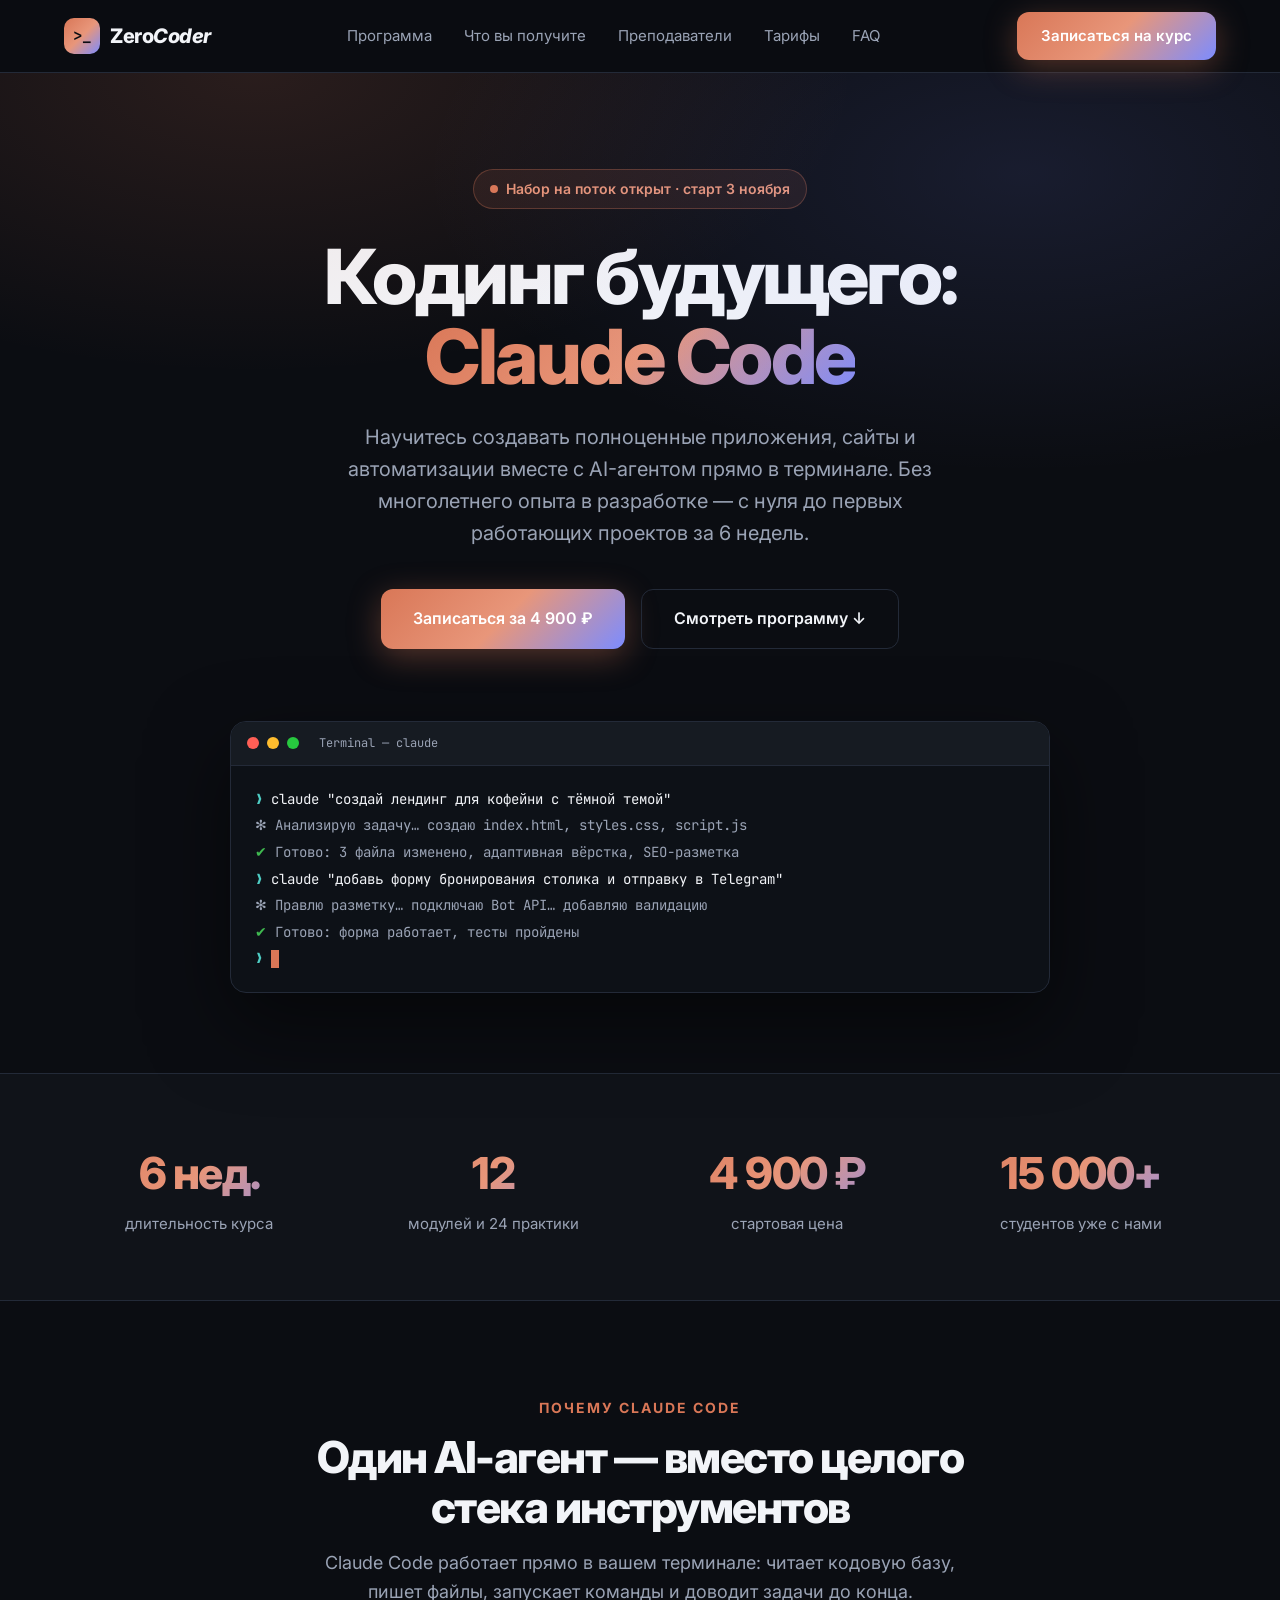
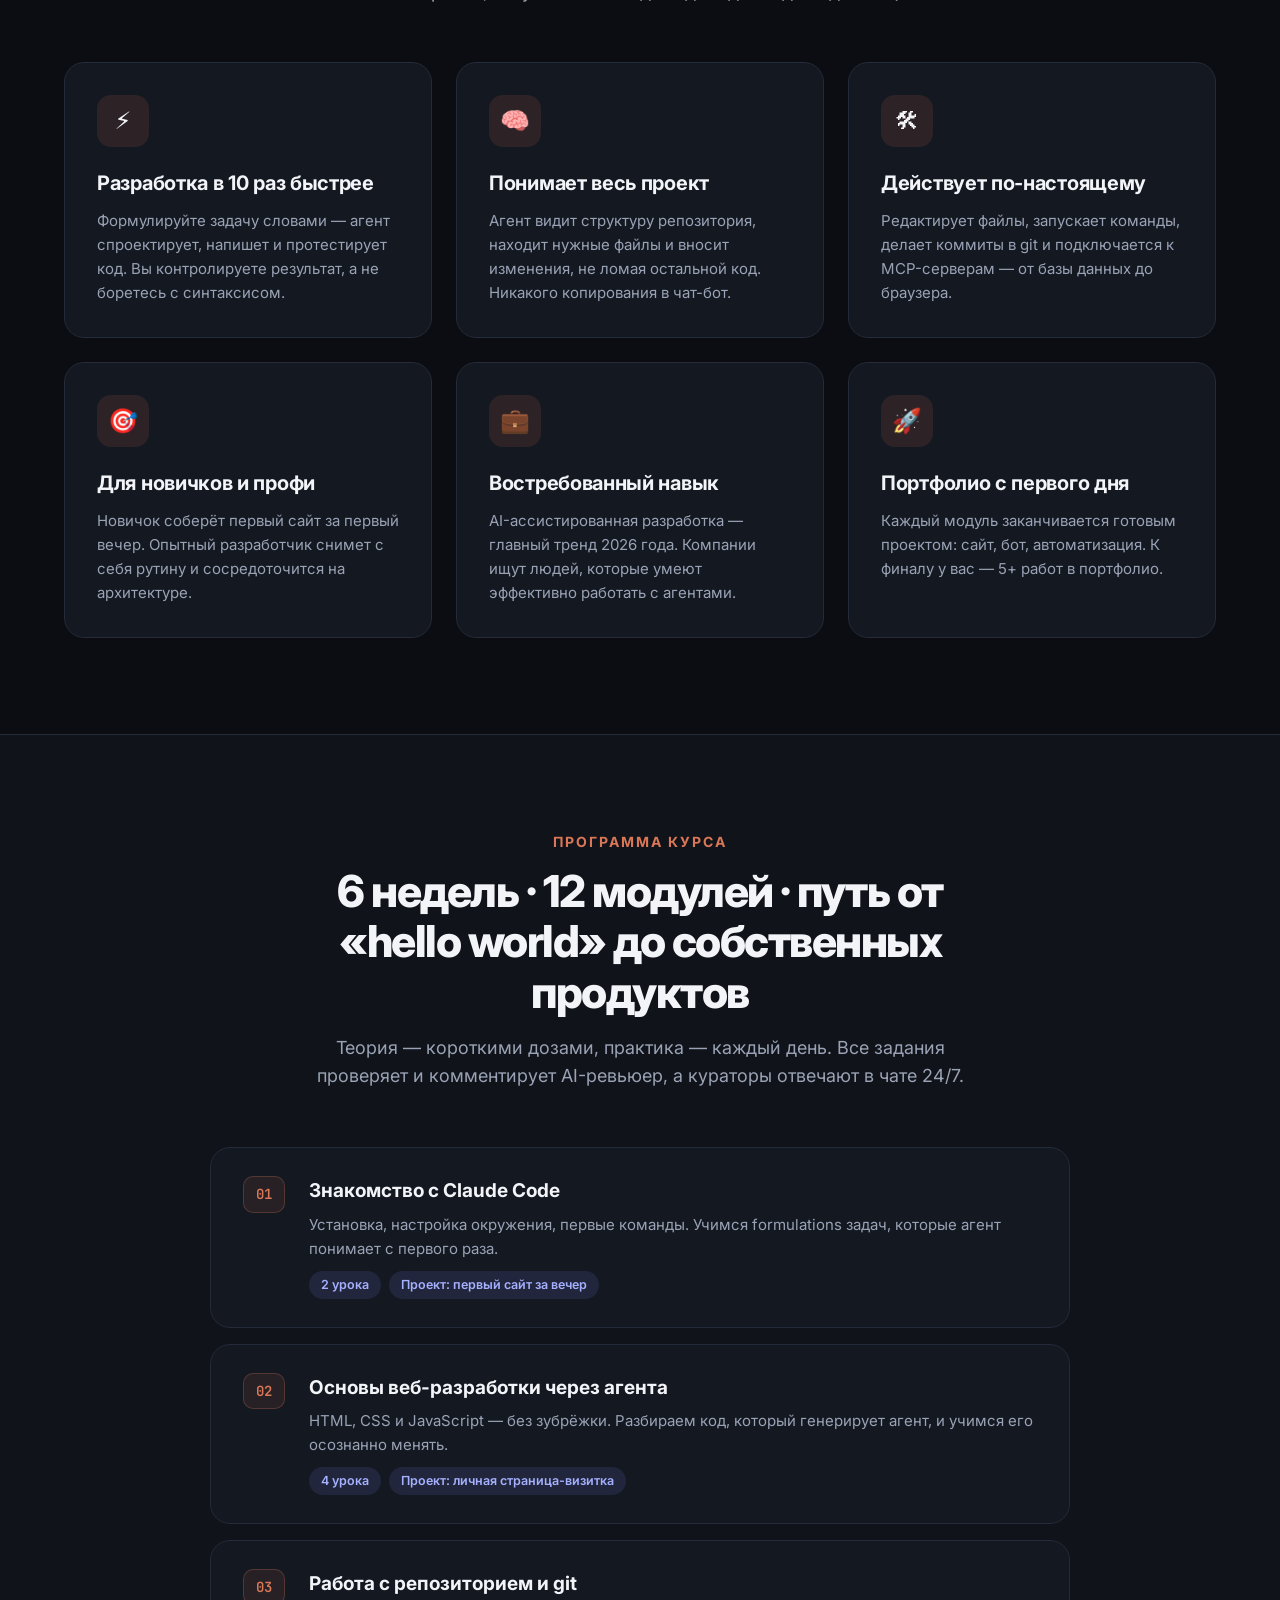
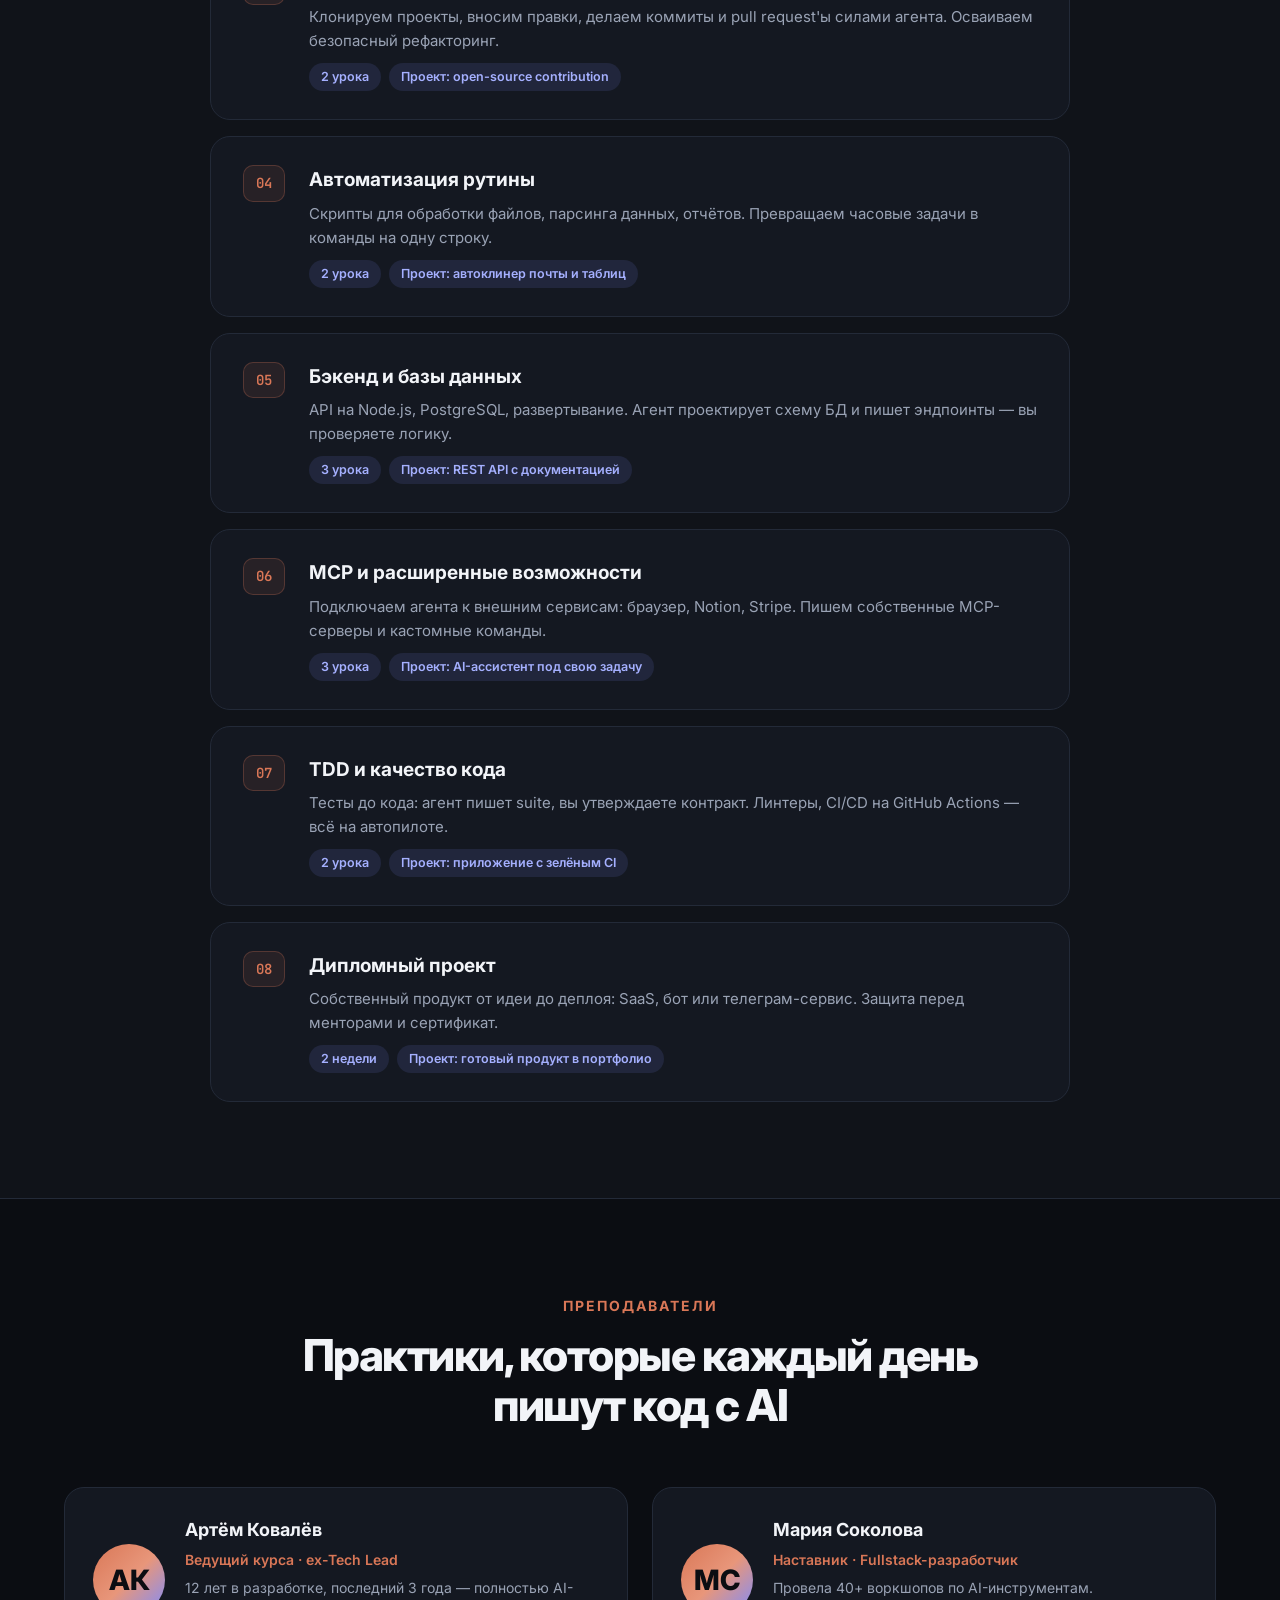
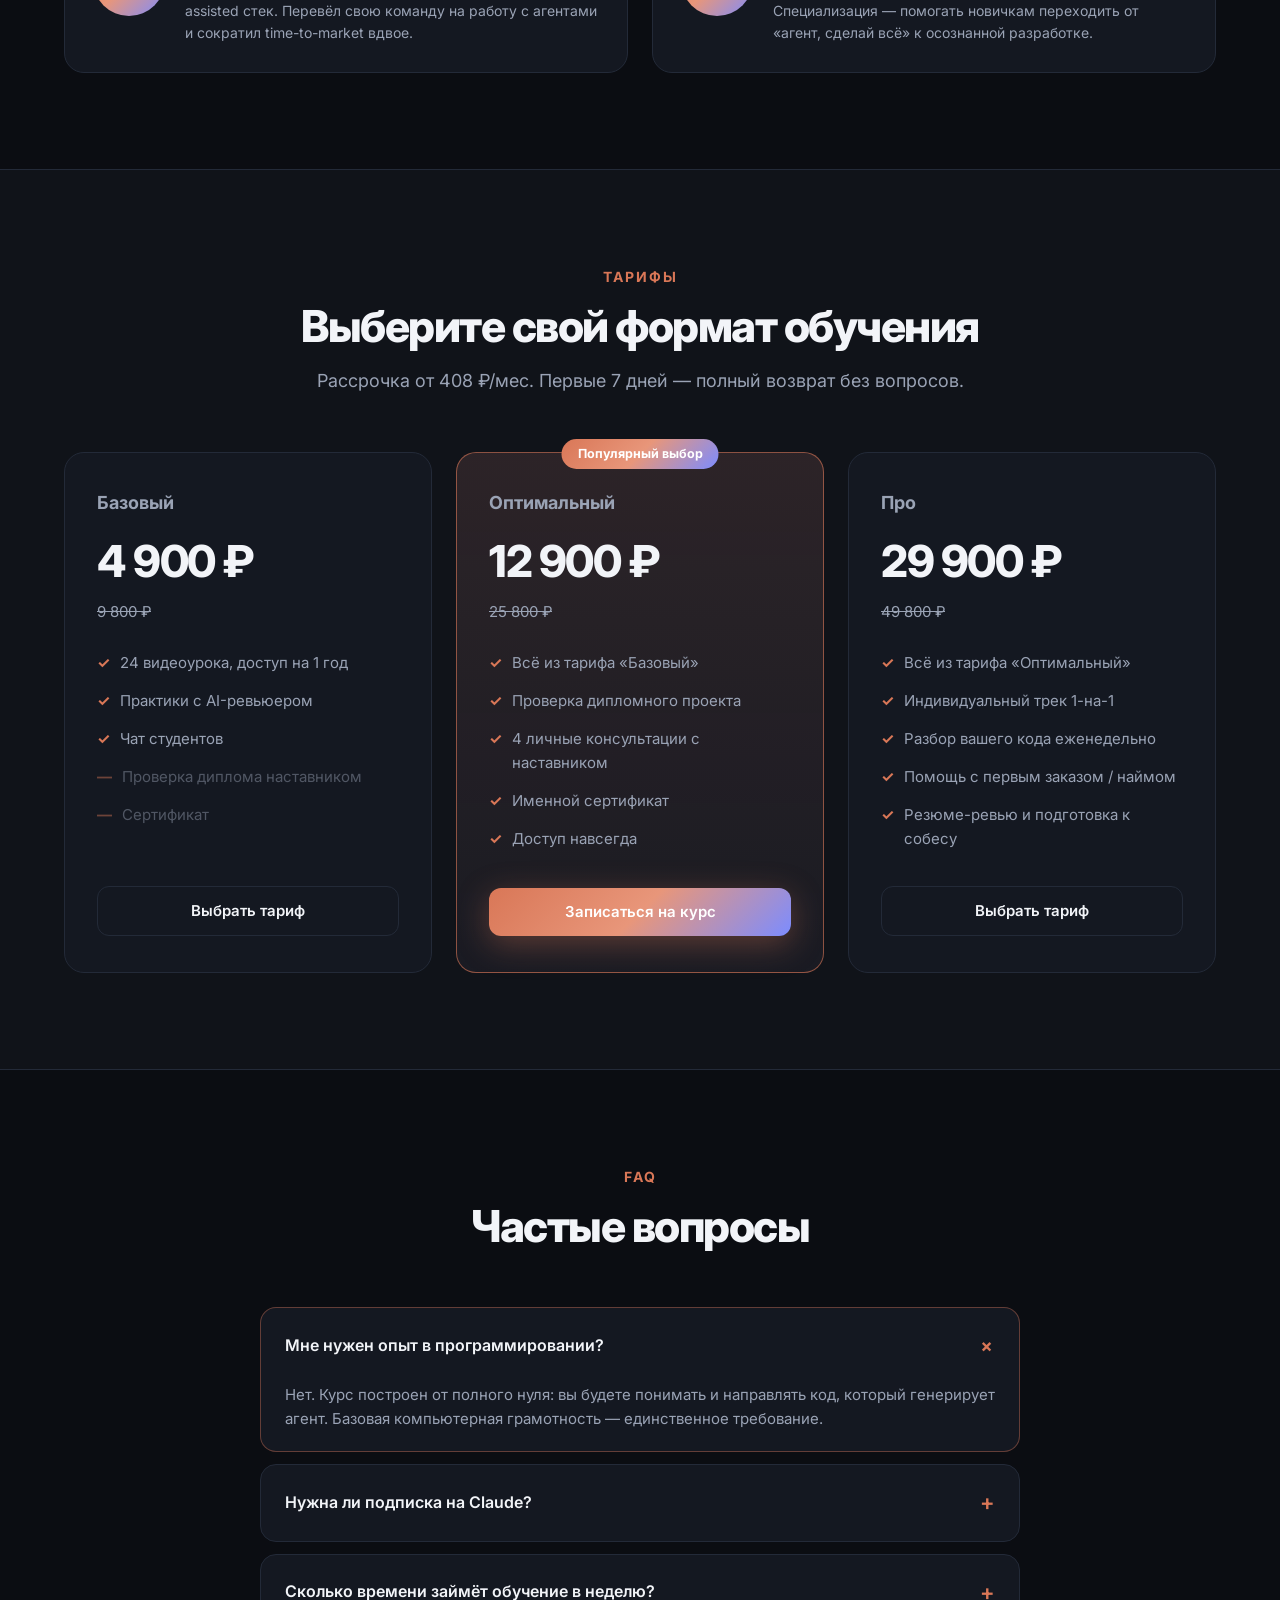
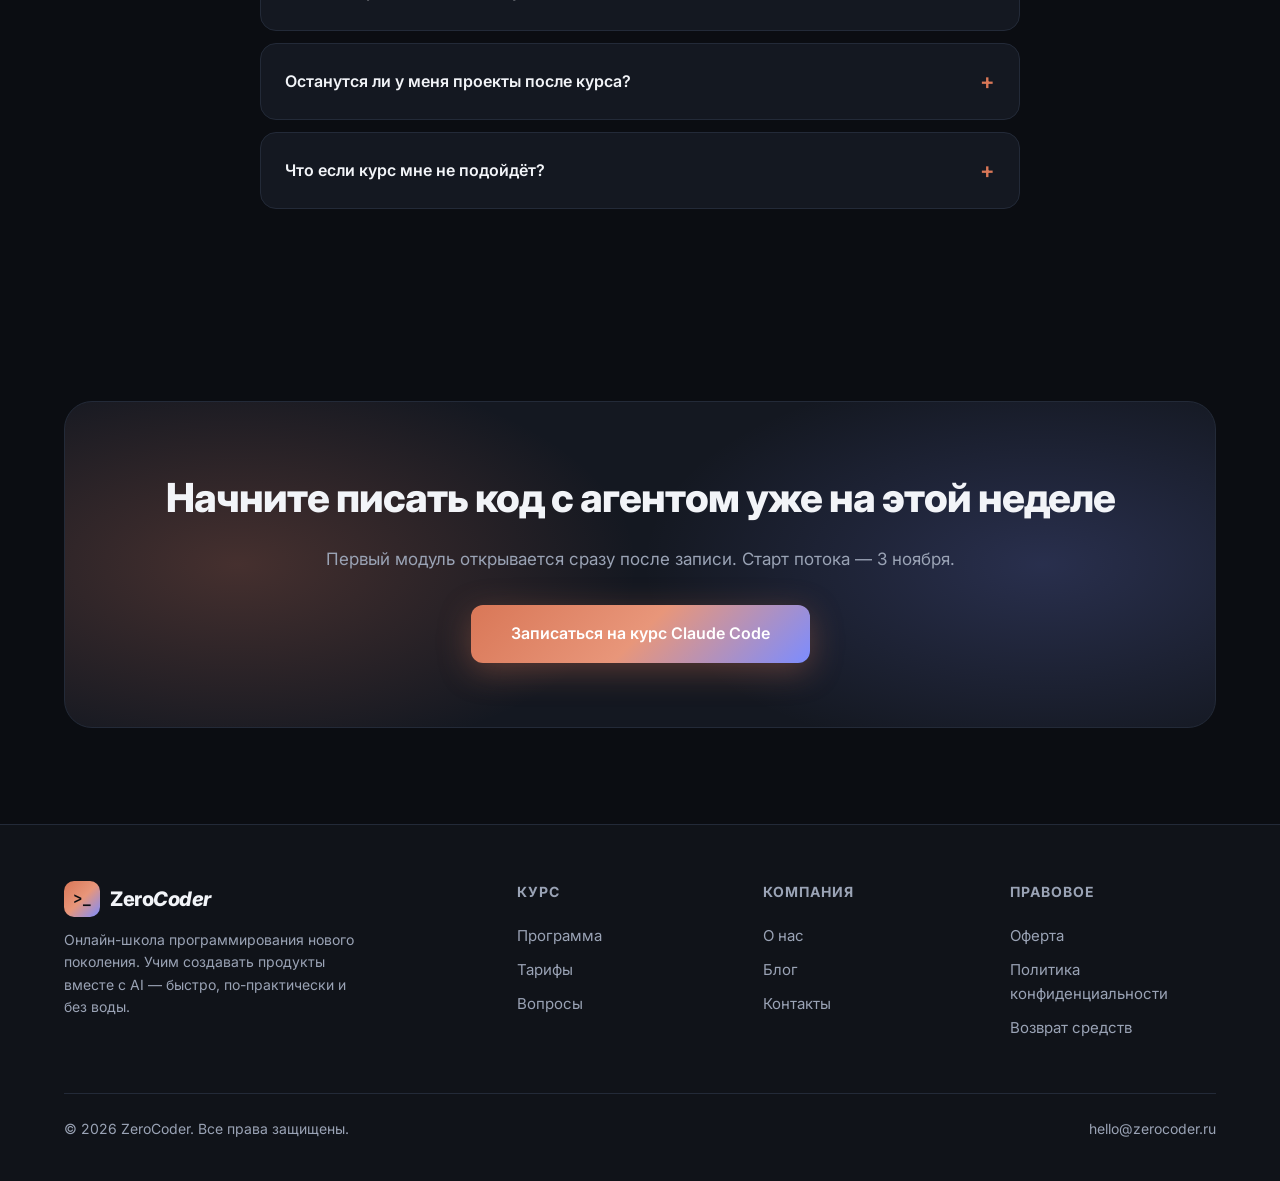
<file: First-webdite/index.html>
<!DOCTYPE html>
<html lang="ru">
<head>
<meta charset="UTF-8">
<meta name="viewport" content="width=device-width, initial-scale=1.0">
<title>Курс «Claude Code» — программирование с AI-агентом | ZeroCoder</title>
<meta name="description" content="Онлайн-курс по Claude Code: научитесь создавать приложения, автоматизировать разработку и работать с AI-агентом в терминале. С 0 до первых проектов за 6 недель.">
<link rel="preconnect" href="https://fonts.googleapis.com">
<link rel="preconnect" href="https://fonts.gstatic.com" crossorigin>
<link href="https://fonts.googleapis.com/css2?family=Inter:wght@400;500;600;700;800;900&family=JetBrains+Mono:wght@400;600&display=swap" rel="stylesheet">
<style>
:root{
  --bg:#0b0d12;
  --bg-soft:#101319;
  --card:#141821;
  --card-border:#232a38;
  --text:#f2f4f8;
  --muted:#9aa3b5;
  --accent:#d97757;      /* Anthropic-подобный терракотовый */
  --accent-2:#7c8cff;
  --accent-3:#4ecdc4;
  --grad:linear-gradient(135deg,#d97757 0%,#e8967a 50%,#7c8cff 100%);
  --radius:20px;
}
*{margin:0;padding:0;box-sizing:border-box}
html{scroll-behavior:smooth}
body{
  font-family:'Inter',system-ui,sans-serif;
  background:var(--bg);
  color:var(--text);
  line-height:1.6;
  overflow-x:hidden;
}
::selection{background:rgba(217,119,87,.4)}
a{color:inherit;text-decoration:none}
.container{max-width:1200px;margin:0 auto;padding:0 24px}

/* ---------- Header ---------- */
header{
  position:sticky;top:0;z-index:100;
  background:rgba(11,13,18,.8);
  backdrop-filter:blur(16px);
  border-bottom:1px solid var(--card-border);
}
.nav{display:flex;align-items:center;justify-content:space-between;height:72px}
.logo{display:flex;align-items:center;gap:10px;font-weight:800;font-size:20px;letter-spacing:-.5px}
.logo-mark{
  width:36px;height:36px;border-radius:10px;
  background:var(--grad);
  display:grid;place-items:center;
  font-family:'JetBrains Mono',monospace;font-weight:600;font-size:16px;color:#0b0d12;
}
.nav .logo span em
.nav .logo span em{font-style:normal;color:var(--accent)}
.nav-links{display:flex;gap:32px;font-size:15px;color:var(--muted)}
.nav-links a{transition:color .2s}
.nav-links a:hover{color:var(--text)}
.btn{
  display:inline-flex;align-items:center;justify-content:center;gap:8px;
  padding:12px 24px;border-radius:12px;font-weight:600;font-size:15px;
  cursor:pointer;border:none;transition:transform .2s,box-shadow .2s,background .2s;
}
.btn-primary{
  background:var(--grad);color:#fff;
  box-shadow:0 8px 32px rgba(217,119,87,.35);
}
.btn-primary:hover{transform:translateY(-2px);box-shadow:0 12px 40px rgba(217,119,87,.5)}
.btn-ghost{
  background:transparent;color:var(--text);
  border:1px solid var(--card-border);
}
.btn-ghost:hover{background:var(--card)}

/* ---------- Hero ---------- */
.hero{
  position:relative;
  padding:96px 0 80px;
  text-align:center;
}
.hero::before{
  content:"";position:absolute;inset:0;pointer-events:none;
  background:
    radial-gradient(600px 300px at 20% 0%,rgba(217,119,87,.15),transparent),
    radial-gradient(600px 300px at 80% 10%,rgba(124,140,255,.12),transparent);
}
.hero-badge{
  display:inline-flex;align-items:center;gap:8px;
  padding:8px 16px;border-radius:999px;
  background:rgba(217,119,87,.1);
  border:1px solid rgba(217,119,87,.3);
  color:#e8967a;font-size:14px;font-weight:600;
  margin-bottom:28px;
}
.hero-badge .dot{width:8px;height:8px;border-radius:50%;background:var(--accent);animation:pulse 2s infinite}
@keyframes pulse{0%,100%{opacity:1}50%{opacity:.4}}
.hero h1{
  font-size:clamp(40px,7vw,76px);
  font-weight:800;letter-spacing:-2.5px;line-height:1.05;
  margin-bottom:24px;
}
.hero h1 .grad{
  background:var(--grad);
  -webkit-background-clip:text;background-clip:text;
  -webkit-text-fill-color:transparent;
}
.hero p.lead{
  font-size:20px;color:var(--muted);
  max-width:640px;margin:0 auto 40px;
}
.hero-cta{display:flex;gap:16px;justify-content:center;flex-wrap:wrap;margin-bottom:72px}
.hero .btn{padding:16px 32px;font-size:16px}

/* Terminal mockup */
.terminal{
  max-width:820px;margin:0 auto;
  background:#0d1117;border:1px solid var(--card-border);
  border-radius:16px;overflow:hidden;
  box-shadow:0 30px 80px rgba(0,0,0,.5);
  text-align:left;
  font-family:'JetBrains Mono',monospace;
  font-size:14px;
}
.terminal-bar{
  display:flex;align-items:center;gap:8px;
  padding:12px 16px;background:#161b22;
  border-bottom:1px solid var(--card-border);
}
.terminal-bar .dot{width:12px;height:12px;border-radius:50%}
.terminal-bar .r{background:#ff5f56}.terminal-bar .y{background:#ffbd2e}.terminal-bar .g{background:#27c93f}
.terminal-bar .title{margin-left:12px;color:var(--muted);font-size:12px}
.terminal-body{padding:20px 24px;line-height:1.9;color:#c9d1d9}
.terminal-body .p{color:var(--accent-3)}
.terminal-body .cmd{color:var(--text)}
.terminal-body .out{color:var(--muted)}
.terminal-body .ok{color:#3fb950}
.terminal-body .cursor{
  display:inline-block;width:8px;height:18px;background:var(--accent);
  vertical-align:middle;animation:blink 1s step-end infinite;
}
@keyframes blink{50%{opacity:0}}

/* ---------- Stats ---------- */
.stats{padding:64px 0;border-top:1px solid var(--card-border);border-bottom:1px solid var(--card-border);background:var(--bg-soft)}
.stats-grid{display:grid;grid-template-columns:repeat(4,1fr);gap:24px;text-align:center}
.stat-num{
  font-size:44px;font-weight:800;letter-spacing:-1.5px;
  background:var(--grad);-webkit-background-clip:text;background-clip:text;-webkit-text-fill-color:transparent;
}
.stat-label{color:var(--muted);font-size:15px;margin-top:4px}

/* ---------- Sections ---------- */
section{padding:96px 0}
.section-head{max-width:680px;margin:0 auto 56px;text-align:center}
.section-head .kicker{
  color:var(--accent);font-weight:700;font-size:14px;
  text-transform:uppercase;letter-spacing:2px;margin-bottom:12px;
}
.section-head h2{font-size:clamp(30px,4.5vw,44px);font-weight:800;letter-spacing:-1.5px;line-height:1.15;margin-bottom:16px}
.section-head p{color:var(--muted);font-size:18px}

/* Features */
.features-grid{display:grid;grid-template-columns:repeat(3,1fr);gap:24px}
.feature-card{
  background:var(--card);border:1px solid var(--card-border);
  border-radius:var(--radius);padding:32px;
  transition:transform .25s,border-color .25s;
}
.feature-card:hover{transform:translateY(-6px);border-color:rgba(217,119,87,.5)}
.feature-icon{
  width:52px;height:52px;border-radius:14px;
  display:grid;place-items:center;font-size:24px;margin-bottom:20px;
  background:rgba(217,119,87,.12);
}
.feature-card h3{font-size:20px;font-weight:700;margin-bottom:10px;letter-spacing:-.3px}
.feature-card p{color:var(--muted);font-size:15px}

/* Program */
.program{background:var(--bg-soft);border-top:1px solid var(--card-border);border-bottom:1px solid var(--card-border)}
.modules{display:flex;flex-direction:column;gap:16px;max-width:860px;margin:0 auto}
.module{
  display:flex;gap:24px;align-items:flex-start;
  background:var(--card);border:1px solid var(--card-border);
  border-radius:var(--radius);padding:28px 32px;
  transition:border-color .25s,transform .25s;
}
.module:hover{border-color:rgba(124,140,255,.5);transform:translateX(4px)}
.module-num{
  font-family:'JetBrains Mono',monospace;
  font-size:14px;font-weight:600;color:var(--accent);
  background:rgba(217,119,87,.1);
  border:1px solid rgba(217,119,87,.25);
  padding:6px 12px;border-radius:10px;flex-shrink:0;
}
.module h3{font-size:19px;font-weight:700;margin-bottom:6px}
.module p{color:var(--muted);font-size:15px}
.module .tag{
  display:inline-block;margin-top:10px;margin-right:8px;
  padding:4px 12px;border-radius:999px;
  background:rgba(124,140,255,.12);color:#a5b0ff;
  font-size:12.5px;font-weight:600;
}

/* Pricing */
.pricing-grid{display:grid;grid-template-columns:repeat(3,1fr);gap:24px;align-items:stretch}
.price-card{
  background:var(--card);border:1px solid var(--card-border);
  border-radius:var(--radius);padding:36px 32px;
  display:flex;flex-direction:column;
  transition:transform .25s;
}
.price-card:hover{transform:translateY(-6px)}
.price-card.highlight{
  background:linear-gradient(180deg,rgba(217,119,87,.12),rgba(217,119,87,.03)),var(--card);
  border-color:rgba(217,119,87,.6);
  position:relative;
}
.price-card .pop{
  position:absolute;top:-14px;left:50%;transform:translateX(-50%);
  background:var(--grad);color:#fff;font-size:12.5px;font-weight:700;
  padding:5px 16px;border-radius:999px;white-space:nowrap;
}
.price-card h3{font-size:18px;font-weight:700;color:var(--muted);margin-bottom:8px}
.price-value{font-size:44px;font-weight:800;letter-spacing:-1.5px;margin-bottom:4px}
.price-value small{font-size:16px;color:var(--muted);font-weight:500;letter-spacing:0}
.price-old{color:var(--muted);text-decoration:line-through;font-size:15px;margin-bottom:20px}
.price-card ul{list-style:none;margin:0 0 28px;flex:1}
.price-card li{
  display:flex;gap:10px;align-items:flex-start;
  color:var(--muted);font-size:15px;padding:7px 0;
}
.price-card li::before{content:"✓";color:var(--accent);font-weight:700;flex-shrink:0}
.price-card li.no{opacity:.45}
.price-card li.no::before{content:"—"}
.price-card .btn{width:100%}

/* Mentors */
.mentors-grid{display:grid;grid-template-columns:repeat(2,1fr);gap:24px}
.mentor{
  display:flex;gap:20px;align-items:center;
  background:var(--card);border:1px solid var(--card-border);
  border-radius:var(--radius);padding:28px;
}
.mentor-avatar{
  width:72px;height:72px;border-radius:50%;flex-shrink:0;
  display:grid;place-items:center;font-size:28px;font-weight:800;color:#0b0d12;
  background:var(--grad);
}
.mentor h3{font-size:18px;font-weight:700;margin-bottom:4px}
.mentor .role{color:var(--accent);font-size:14px;font-weight:600;margin-bottom:6px}
.mentor p{color:var(--muted);font-size:14px}

/* FAQ */
.faq{max-width:760px;margin:0 auto;display:flex;flex-direction:column;gap:12px}
details{
  background:var(--card);border:1px solid var(--card-border);
  border-radius:16px;overflow:hidden;
  transition:border-color .2s;
}
details[open]{border-color:rgba(217,119,87,.4)}
summary{
  padding:20px 24px;cursor:pointer;font-weight:600;font-size:16px;
  list-style:none;display:flex;justify-content:space-between;align-items:center;gap:16px;
}
summary::-webkit-details-marker{display:none}
summary::after{
  content:"+";font-size:22px;color:var(--accent);transition:transform .2s;flex-shrink:0;
}
details[open] summary::after{transform:rotate(45deg)}
details .answer{padding:0 24px 20px;color:var(--muted);font-size:15px}

/* CTA banner */
.cta-banner{
  background:
    radial-gradient(400px 200px at 15% 50%,rgba(217,119,87,.25),transparent),
    radial-gradient(400px 200px at 85% 50%,rgba(124,140,255,.2),transparent),
    var(--card);
  border:1px solid var(--card-border);
  border-radius:28px;
  padding:64px 40px;text-align:center;
}
.cta-banner h2{font-size:clamp(28px,4vw,40px);font-weight:800;letter-spacing:-1px;margin-bottom:16px}
.cta-banner p{color:var(--muted);font-size:17px;margin-bottom:32px}

/* Footer */
footer{border-top:1px solid var(--card-border);padding:56px 0 40px;background:var(--bg-soft)}
.footer-grid{display:grid;grid-template-columns:2fr 1fr 1fr 1fr;gap:40px;margin-bottom:48px}
.footer-grid h4{font-size:14px;font-weight:700;text-transform:uppercase;letter-spacing:1px;color:var(--muted);margin-bottom:16px}
.footer-grid a{display:block;color:var(--muted);font-size:15px;padding:5px 0;transition:color .2s}
.footer-grid a:hover{color:var(--text)}
.footer-desc{color:var(--muted);font-size:14px;max-width:300px;margin-top:12px}
.footer-logo{display:flex;align-items:center;gap:10px;font-weight:800;font-size:20px;letter-spacing:-.5px;margin-bottom:4px}
.footer-bottom{
  display:flex;justify-content:space-between;align-items:center;gap:16px;flex-wrap:wrap;
  padding-top:24px;border-top:1px solid var(--card-border);
  color:var(--muted);font-size:14px;
}

@media(max-width:960px){
  .features-grid,.pricing-grid{grid-template-columns:1fr}
  .stats-grid{grid-template-columns:repeat(2,1fr);gap:40px}
  .mentors-grid,.footer-grid{grid-template-columns:1fr}
  .nav-links{display:none}
  .module{flex-direction:column;gap:12px}
}
</style>
</head>
<body>

<header>
  <div class="container nav">
    <a href="#" class="logo"><div class="logo-mark">>_</div><span>Zero<em>Coder</em></span></a>
    <nav class="nav-links">
      <a href="#program">Программа</a>
      <a href="#features">Что вы получите</a>
      <a href="#mentors">Преподаватели</a>
      <a href="#pricing">Тарифы</a>
      <a href="#faq">FAQ</a>
    </nav>
    <a href="#pricing" class="btn btn-primary">Записаться на курс</a>
  </div>
</header>

<!-- Hero -->
<section class="hero">
  <div class="container">
    <div class="hero-badge"><span class="dot"></span> Набор на поток открыт · старт 3 ноября</div>
    <h1>Кодинг будущего:<br><span class="grad">Claude Code</span></h1>
    <p class="lead">Научитесь создавать полноценные приложения, сайты и автоматизации вместе с AI-агентом прямо в терминале. Без многолетнего опыта в разработке — с нуля до первых работающих проектов за 6 недель.</p>
    <div class="hero-cta">
      <a href="#pricing" class="btn btn-primary">Записаться за 4 900 ₽</a>
      <a href="#program" class="btn btn-ghost">Смотреть программу ↓</a>
    </div>

    <div class="terminal">
      <div class="terminal-bar">
        <span class="dot r"></span><span class="dot y"></span><span class="dot g"></span>
        <span class="title"> Terminal — claude</span>
      </div>
      <div class="terminal-body">
        <div><span class="p">❯</span> <span class="cmd">claude "создай лендинг для кофейни с тёмной темой"</span></div>
        <div class="out">✻ Анализирую задачу… создаю index.html, styles.css, script.js</div>
        <div><span class="ok">✔</span> <span class="out">Готово: 3 файла изменено, адаптивная вёрстка, SEO-разметка</span></div>
        <div><span class="p">❯</span> <span class="cmd">claude "добавь форму бронирования столика и отправку в Telegram"</span></div>
        <div class="out">✻ Правлю разметку… подключаю Bot API… добавляю валидацию</div>
        <div><span class="ok">✔</span> <span class="out">Готово: форма работает, тесты пройдены</span></div>
        <div><span class="p">❯</span> <span class="cursor"></span></div>
      </div>
    </div>
  </div>
</section>

<!-- Stats -->
<section class="stats">
  <div class="container stats-grid">
    <div><div class="stat-num">6 нед.</div><div class="stat-label">длительность курса</div></div>
    <div><div class="stat-num">12</div><div class="stat-label">модулей и 24 практики</div></div>
    <div><div class="stat-num">4 900 ₽</div><div class="stat-label">стартовая цена</div></div>
    <div><div class="stat-num">15 000+</div><div class="stat-label">студентов уже с нами</div></div>
  </div>
</section>

<!-- Features -->
<section id="features">
  <div class="container">
    <div class="section-head">
      <div class="kicker">Почему Claude Code</div>
      <h2>Один AI-агент — вместо целого стека инструментов</h2>
      <p>Claude Code работает прямо в вашем терминале: читает кодовую базу, пишет файлы, запускает команды и доводит задачи до конца.</p>
    </div>
    <div class="features-grid">
      <div class="feature-card">
        <div class="feature-icon">⚡</div>
        <h3>Разработка в 10 раз быстрее</h3>
        <p>Формулируйте задачу словами — агент спроектирует, напишет и протестирует код. Вы контролируете результат, а не боретесь с синтаксисом.</p>
      </div>
      <div class="feature-card">
        <div class="feature-icon">🧠</div>
        <h3>Понимает весь проект</h3>
        <p>Агент видит структуру репозитория, находит нужные файлы и вносит изменения, не ломая остальной код. Никакого копирования в чат-бот.</p>
      </div>
      <div class="feature-card">
        <div class="feature-icon">🛠</div>
        <h3>Действует по-настоящему</h3>
        <p>Редактирует файлы, запускает команды, делает коммиты в git и подключается к MCP-серверам — от базы данных до браузера.</p>
      </div>
      <div class="feature-card">
        <div class="feature-icon">🎯</div>
        <h3>Для новичков и профи</h3>
        <p>Новичок соберёт первый сайт за первый вечер. Опытный разработчик снимет с себя рутину и сосредоточится на архитектуре.</p>
      </div>
      <div class="feature-card">
        <div class="feature-icon">💼</div>
        <h3>Востребованный навык</h3>
        <p>AI-ассистированная разработка — главный тренд 2026 года. Компании ищут людей, которые умеют эффективно работать с агентами.</p>
      </div>
      <div class="feature-card">
        <div class="feature-icon">🚀</div>
        <h3>Портфолио с первого дня</h3>
        <p>Каждый модуль заканчивается готовым проектом: сайт, бот, автоматизация. К финалу у вас — 5+ работ в портфолио.</p>
      </div>
    </div>
  </div>
</section>

<!-- Program -->
<section id="program" class="program">
  <div class="container">
    <div class="section-head">
      <div class="kicker">Программа курса</div>
      <h2>6 недель · 12 модулей · путь от «hello world» до собственных продуктов</h2>
      <p>Теория — короткими дозами, практика — каждый день. Все задания проверяет и комментирует AI-ревьюер, а кураторы отвечают в чате 24/7.</p>
    </div>
    <div class="modules">
      <div class="module">
        <div class="module-num">01</div>
        <div>
          <h3>Знакомство с Claude Code</h3>
          <p>Установка, настройка окружения, первые команды. Учимся formulations задач, которые агент понимает с первого раза.</p>
          <span class="tag">2 урока</span><span class="tag">Проект: первый сайт за вечер</span>
        </div>
      </div>
      <div class="module">
        <div class="module-num">02</div>
        <div>
          <h3>Основы веб-разработки через агента</h3>
          <p>HTML, CSS и JavaScript — без зубрёжки. Разбираем код, который генерирует агент, и учимся его осознанно менять.</p>
          <span class="tag">4 урока</span><span class="tag">Проект: личная страница-визитка</span>
        </div>
      </div>
      <div class="module">
        <div class="module-num">03</div>
        <div>
          <h3>Работа с репозиторием и git</h3>
          <p>Клонируем проекты, вносим правки, делаем коммиты и pull request'ы силами агента. Осваиваем безопасный рефакторинг.</p>
          <span class="tag">2 урока</span><span class="tag">Проект: open-source contribution</span>
        </div>
      </div>
      <div class="module">
        <div class="module-num">04</div>
        <div>
          <h3>Автоматизация рутины</h3>
          <p>Скрипты для обработки файлов, парсинга данных, отчётов. Превращаем часовые задачи в команды на одну строку.</p>
          <span class="tag">2 урока</span><span class="tag">Проект: автоклинер почты и таблиц</span>
        </div>
      </div>
      <div class="module">
        <div class="module-num">05</div>
        <div>
          <h3>Бэкенд и базы данных</h3>
          <p>API на Node.js, PostgreSQL, развертывание. Агент проектирует схему БД и пишет эндпоинты — вы проверяете логику.</p>
          <span class="tag">3 урока</span><span class="tag">Проект: REST API с документацией</span>
        </div>
      </div>
      <div class="module">
        <div class="module-num">06</div>
        <div>
          <h3>MCP и расширенные возможности</h3>
          <p>Подключаем агента к внешним сервисам: браузер, Notion, Stripe. Пишем собственные MCP-серверы и кастомные команды.</p>
          <span class="tag">3 урока</span><span class="tag">Проект: AI-ассистент под свою задачу</span>
        </div>
      </div>
      <div class="module">
        <div class="module-num">07</div>
        <div>
          <h3>TDD и качество кода</h3>
          <p>Тесты до кода: агент пишет suite, вы утверждаете контракт. Линтеры, CI/CD на GitHub Actions — всё на автопилоте.</p>
          <span class="tag">2 урока</span><span class="tag">Проект: приложение с зелёным CI</span>
        </div>
      </div>
      <div class="module">
        <div class="module-num">08</div>
        <div>
          <h3>Дипломный проект</h3>
          <p>Собственный продукт от идеи до деплоя: SaaS, бот или телеграм-сервис. Защита перед менторами и сертификат.</p>
          <span class="tag">2 недели</span><span class="tag">Проект: готовый продукт в портфолио</span>
        </div>
      </div>
    </div>
  </div>
</section>

<!-- Mentors -->
<section id="mentors">
  <div class="container">
    <div class="section-head">
      <div class="kicker">Преподаватели</div>
      <h2>Практики, которые каждый день пишут код с AI</h2>
    </div>
    <div class="mentors-grid">
      <div class="mentor">
        <div class="mentor-avatar">АК</div>
        <div>
          <h3>Артём Ковалёв</h3>
          <div class="role">Ведущий курса · ex-Tech Lead</div>
          <p>12 лет в разработке, последний 3 года — полностью AI-assisted стек. Перевёл свою команду на работу с агентами и сократил time-to-market вдвое.</p>
        </div>
      </div>
      <div class="mentor">
        <div class="mentor-avatar">МС</div>
        <div>
          <h3>Мария Соколова</h3>
          <div class="role">Наставник · Fullstack-разработчик</div>
          <p>Провела 40+ воркшопов по AI-инструментам. Специализация — помогать новичкам переходить от «агент, сделай всё» к осознанной разработке.</p>
        </div>
      </div>
    </div>
  </div>
</section>

<!-- Pricing -->
<section id="pricing" class="program">
  <div class="container">
    <div class="section-head">
      <div class="kicker">Тарифы</div>
      <h2>Выберите свой формат обучения</h2>
      <p>Рассрочка от 408 ₽/мес. Первые 7 дней — полный возврат без вопросов.</p>
    </div>
    <div class="pricing-grid">
      <div class="price-card">
        <h3>Базовый</h3>
        <div class="price-value">4 900 ₽</div>
        <div class="price-old">9 800 ₽</div>
        <ul>
          <li>24 видеоурока, доступ на 1 год</li>
          <li>Практики с AI-ревьюером</li>
          <li>Чат студентов</li>
          <li class="no">Проверка диплома наставником</li>
          <li class="no">Сертификат</li>
        </ul>
        <a href="#" class="btn btn-ghost">Выбрать тариф</a>
      </div>
      <div class="price-card highlight">
        <div class="pop">Популярный выбор</div>
        <h3>Оптимальный</h3>
        <div class="price-value">12 900 ₽</div>
        <div class="price-old">25 800 ₽</div>
        <ul>
          <li>Всё из тарифа «Базовый»</li>
          <li>Проверка дипломного проекта</li>
          <li>4 личные консультации с наставником</li>
          <li>Именной сертификат</li>
          <li>Доступ навсегда</li>
        </ul>
        <a href="#" class="btn btn-primary">Записаться на курс</a>
      </div>
      <div class="price-card">
        <h3>Про</h3>
        <div class="price-value">29 900 ₽</div>
        <div class="price-old">49 800 ₽</div>
        <ul>
          <li>Всё из тарифа «Оптимальный»</li>
          <li>Индивидуальный трек 1-на-1</li>
          <li>Разбор вашего кода еженедельно</li>
          <li>Помощь с первым заказом / наймом</li>
          <li>Резюме-ревью и подготовка к собесу</li>
        </ul>
        <a href="#" class="btn btn-ghost">Выбрать тариф</a>
      </div>
    </div>
  </div>
</section>

<!-- FAQ -->
<section id="faq">
  <div class="container">
    <div class="section-head">
      <div class="kicker">FAQ</div>
      <h2>Частые вопросы</h2>
    </div>
    <div class="faq">
      <details open>
        <summary>Мне нужен опыт в программировании?</summary>
        <div class="answer">Нет. Курс построен от полного нуля: вы будете понимать и направлять код, который генерирует агент. Базовая компьютерная грамотность — единственное требование.</div>
      </details>
      <details>
        <summary>Нужна ли подписка на Claude?</summary>
        <div class="answer">Для обучения достаточно бесплатного тарифа — на курсе разбираем оба варианта (подписка Pro и оплата по API). Мы покажем, как управлять расходами и попадать в лимиты.</div>
      </details>
      <details>
        <summary>Сколько времени займёт обучение в неделю?</summary>
        <div class="answer">4–6 часов. Уроки короткие (10–15 минут), основное время — практика с агентом. Вечер в неделю вполне достаточен для комфортного темпа.</div>
      </details>
      <details>
        <summary>Останутся ли у меня проекты после курса?</summary>
        <div class="answer">Да, все проекты остаются у вас: сайт-визитка, REST API, автоматизации и диплом. Это полноценное портфолио для первых заказов или трудоустройства.</div>
      </details>
      <details>
        <summary>Что если курс мне не подойдёт?</summary>
        <div class="answer">В течение 7 дней после старта вернём деньги полностью, без вопросов и объяснений.</div>
      </details>
    </div>
  </div>
</section>

<!-- CTA -->
<section>
  <div class="container">
    <div class="cta-banner">
      <h2>Начните писать код с агентом уже на этой неделе</h2>
      <p>Первый модуль открывается сразу после записи. Старт потока — 3 ноября.</p>
      <a href="#pricing" class="btn btn-primary" style="padding:16px 40px;font-size:16px">Записаться на курс Claude Code</a>
    </div>
  </div>
</section>

<footer>
  <div class="container">
    <div class="footer-grid">
      <div>
        <div class="footer-logo"><div class="logo-mark">>_</div><span>Zero<em>Coder</em></span></div>
        <div class="footer-desc">Онлайн-школа программирования нового поколения. Учим создавать продукты вместе с AI — быстро, по-практически и без воды.</div>
      </div>
      <div>
        <h4>Курс</h4>
        <a href="#program">Программа</a>
        <a href="#pricing">Тарифы</a>
        <a href="#faq">Вопросы</a>
      </div>
      <div>
        <h4>Компания</h4>
        <a href="#">О нас</a>
        <a href="#">Блог</a>
        <a href="#">Контакты</a>
      </div>
      <div>
        <h4>Правовое</h4>
        <a href="#">Оферта</a>
        <a href="#">Политика конфиденциальности</a>
        <a href="#">Возврат средств</a>
      </div>
    </div>
    <div class="footer-bottom">
      <span>© 2026 ZeroCoder. Все права защищены.</span>
      <span>hello@zerocoder.ru</span>
    </div>
  </div>
</footer>

</body>
</html>
</file>
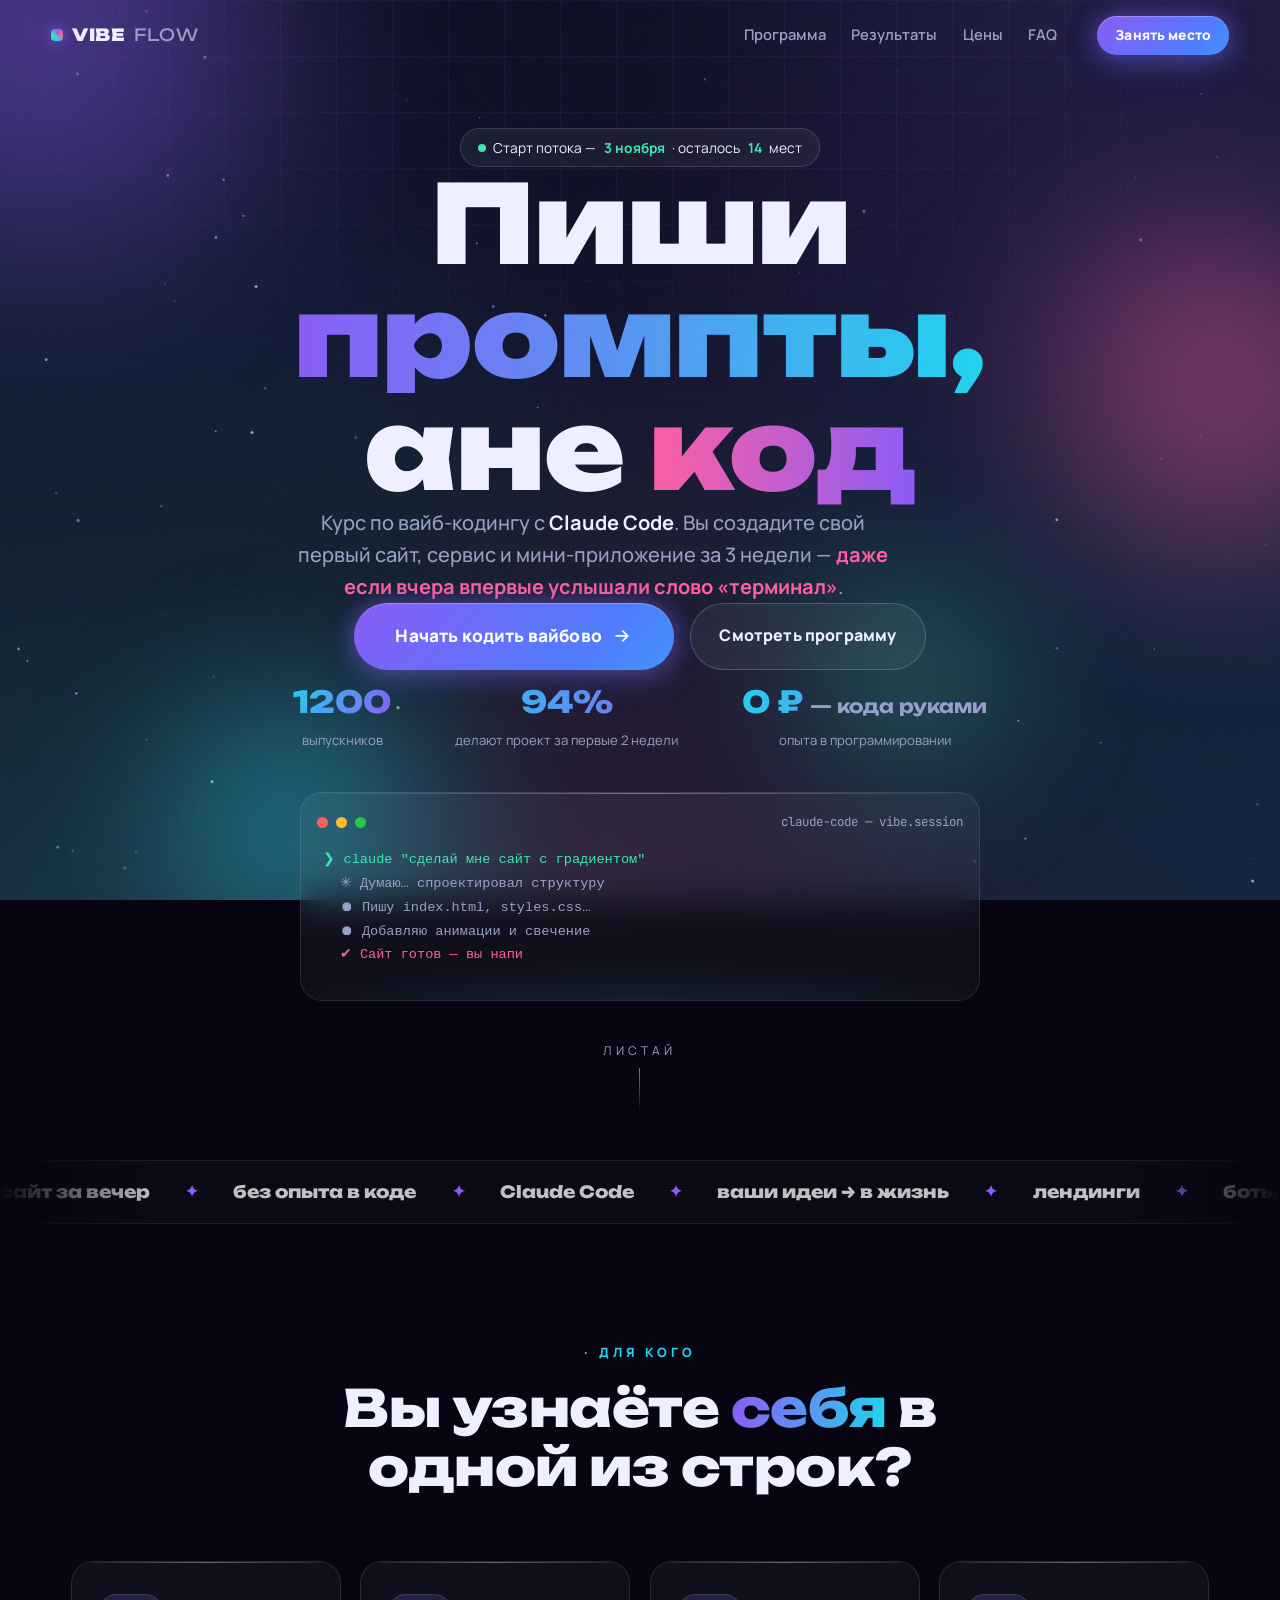
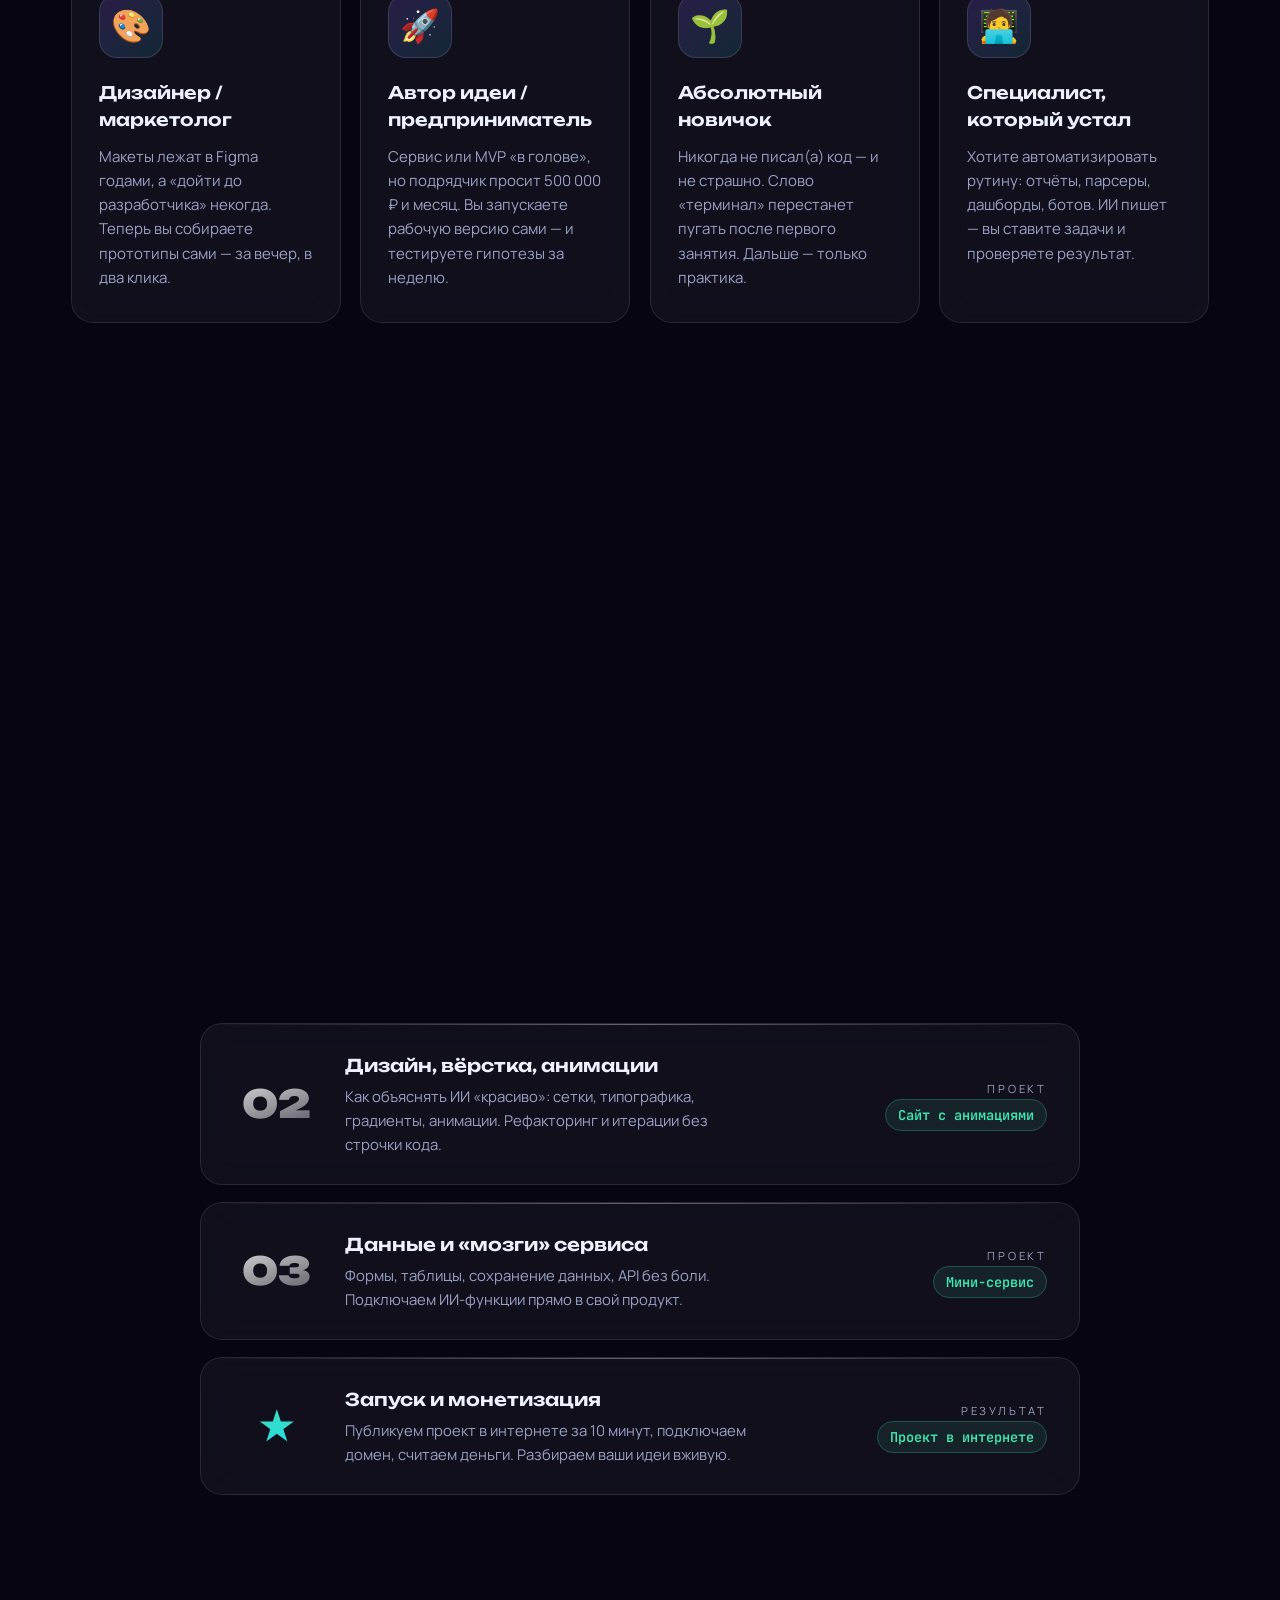
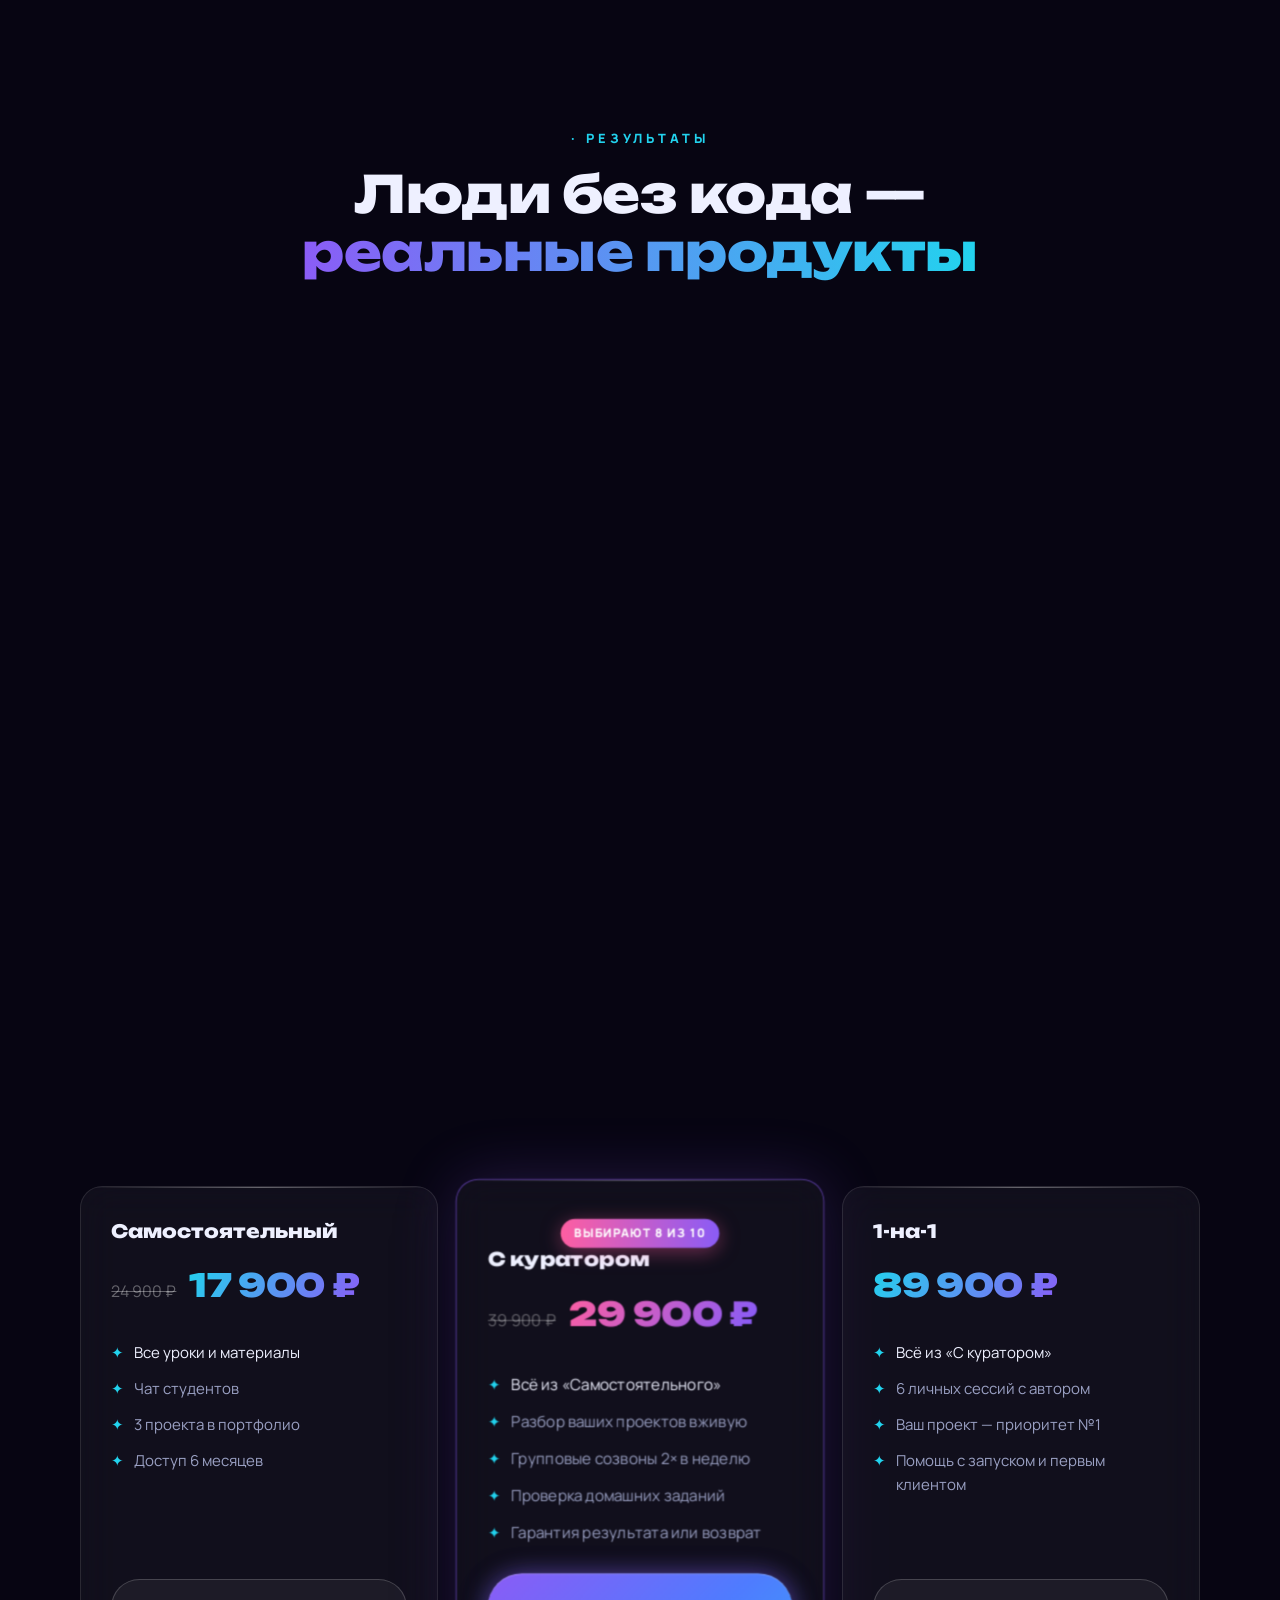
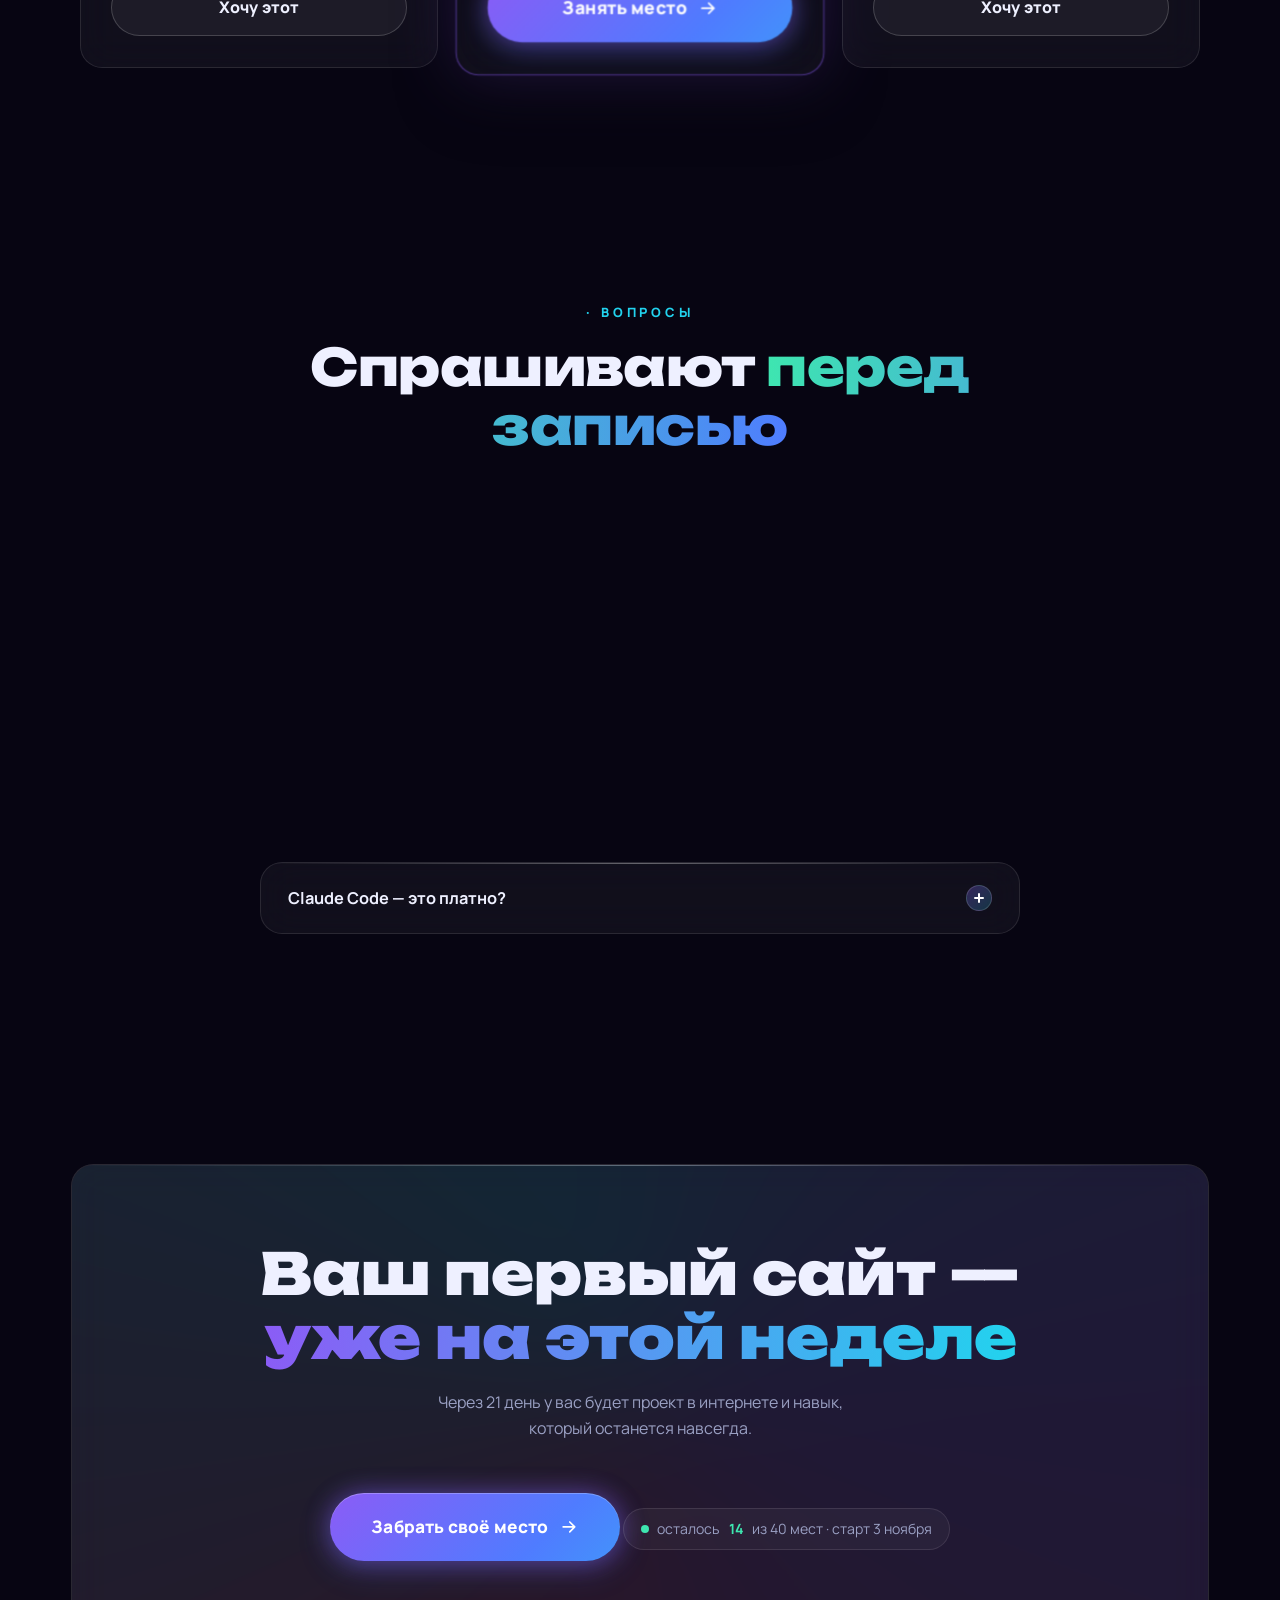
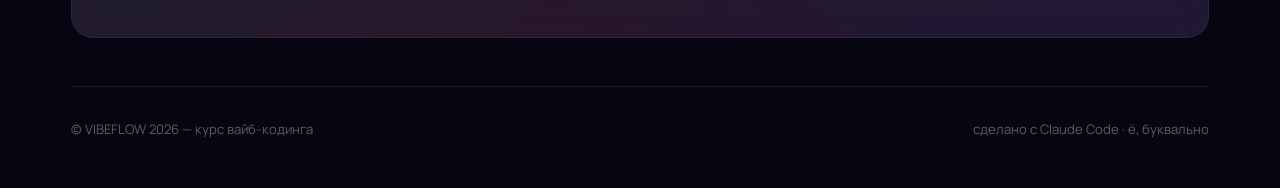
<file: Second-website/index.html>
<!DOCTYPE html>
<html lang="ru">
<head>
<meta charset="UTF-8">
<meta name="viewport" content="width=device-width, initial-scale=1.0">
<title>VIBEFLOW — Курс по вайб-кодингу с Claude Code</title>
<meta name="description" content="Научитесь создавать сайты и сервисы с помощью ИИ — без опыта в программировании. Курс по вайб-кодингу с Claude Code.">
<link rel="preconnect" href="https://fonts.googleapis.com">
<link rel="preconnect" href="https://fonts.gstatic.com" crossorigin>
<link href="https://fonts.googleapis.com/css2?family=Unbounded:wght@400;600;800;900&family=Manrope:wght@400;500;600;700;800&family=JetBrains+Mono:wght@400;600&display=swap" rel="stylesheet">
<link rel="stylesheet" href="styles.css">
</head>
<body>

<!-- ======= ЖИВОЙ ФОН ======= -->
<div class="bg-scene" aria-hidden="true">
  <div class="aurora"></div>
  <div class="orb orb-1"></div>
  <div class="orb orb-2"></div>
  <div class="orb orb-3"></div>
  <div class="orb orb-4"></div>
  <div class="grid-floor"></div>
  <canvas id="stars"></canvas>
  <div class="noise"></div>
</div>

<!-- ======= КУРСОР ======= -->
<div class="cursor-glow" aria-hidden="true"></div>

<!-- ======= НАВИГАЦИЯ ======= -->
<header class="nav" id="nav">
  <a class="logo" href="#top">
    <span class="logo-mark"></span>
    VIBE<span>FLOW</span>
  </a>
  <nav class="nav-links">
    <a href="#program">Программа</a>
    <a href="#results">Результаты</a>
    <a href="#pricing">Цены</a>
    <a href="#faq">FAQ</a>
  </nav>
  <a href="#pricing" class="btn btn-sm magnetic">
    <span>Занять место</span>
    <i class="shine"></i>
  </a>
  <button class="burger" id="burger" aria-label="Меню"><span></span><span></span></button>
</header>
<div class="mobile-menu" id="mobileMenu">
  <a href="#program">Программа</a>
  <a href="#results">Результаты</a>
  <a href="#pricing">Цены</a>
  <a href="#faq">FAQ</a>
</div>

<main id="top">

<!-- ======= HERO ======= -->
<section class="hero">
  <div class="hero-inner">
    <div class="hero-badge reveal">
      <span class="pulse-dot"></span>
      Старт потока — <b>3 ноября</b> · осталось <b id="seatsLeft">14</b> мест
    </div>

    <h1 class="hero-title">
      <span class="line reveal"><span class="word">Пиши</span></span>
      <span class="line reveal"><span class="word grad-text">промпты,</span></span>
      <span class="line reveal"><span class="word">а не</span> <span class="word grad-text-2">код</span></span>
    </h1>

    <p class="hero-sub reveal">
      Курс по вайб-кодингу с <b>Claude Code</b>. Вы создадите свой первый сайт,
      сервис и мини-приложение за 3 недели — <em>даже если вчера впервые услышали слово «терминал»</em>.
    </p>

    <div class="hero-cta reveal">
      <a href="#pricing" class="btn btn-lg magnetic">
        <span>Начать кодить вайбово</span>
        <svg viewBox="0 0 24 24" fill="none"><path d="M5 12h14m-6-6 6 6-6 6" stroke="currentColor" stroke-width="2" stroke-linecap="round" stroke-linejoin="round"/></svg>
      </a>
      <a href="#program" class="btn btn-ghost magnetic"><span>Смотреть программу</span></a>
    </div>

    <div class="hero-stats reveal">
      <div class="stat"><b data-count="1200">0</b><span>выпускников</span></div>
      <div class="stat"><b data-count="94" data-suffix="%">0</b><span>делают проект за первые 2 недели</span></div>
      <div class="stat"><b style="white-space:nowrap">0 ₽ <small style="font-size:.6em;font-weight:600;color:var(--dim)">— кода руками</small></b><span>опыта в программировании</span></div>
    </div>
  </div>

  <!-- Живой терминал -->
  <div class="terminal glass reveal" id="terminal">
    <div class="terminal-bar">
      <i></i><i></i><i></i>
      <span>claude-code — vibe.session</span>
    </div>
    <pre class="terminal-body" id="terminalBody"></pre>
    <div class="terminal-glow"></div>
  </div>

  <div class="scroll-hint reveal">
    <span>листай</span>
    <i></i>
  </div>
</section>

<!-- ======= БЕГУЩАЯ СТРОКА ======= -->
<div class="marquee-wrap">
  <div class="marquee">
    <div class="marquee-track" data-marquee>
      <span>сайт за вечер</span><b>✦</b>
      <span>без опыта в коде</span><b>✦</b>
      <span>Claude Code</span><b>✦</b>
      <span>ваши идеи → в жизнь</span><b>✦</b>
      <span>лендинги</span><b>✦</b>
      <span>боты</span><b>✦</b>
      <span>сервисы</span><b>✦</b>
      <span>вайб-кодинг</span><b>✦</b>
    </div>
  </div>
</div>

<!-- ======= БОЛИ / ДЛЯ КОГО ======= -->
<section class="section" id="who">
  <div class="section-head">
    <span class="section-tag reveal">· для кого</span>
    <h2 class="reveal">Вы узнаёте <span class="grad-text">себя</span> в одной из строк?</h2>
  </div>
  <div class="personas">
    <article class="persona glass reveal" data-tilt>
      <div class="persona-icon">🎨</div>
      <h3>Дизайнер / маркетолог</h3>
      <p>Макеты лежат в Figma годами, а «дойти до разработчика» некогда. Теперь вы собираете прототипы сами — за вечер, в два клика.</p>
    </article>
    <article class="persona glass reveal" data-tilt>
      <div class="persona-icon">🚀</div>
      <h3>Автор идеи / предприниматель</h3>
      <p>Сервис или MVP «в голове», но подрядчик просит 500 000 ₽ и месяц. Вы запускаете рабочую версию сами — и тестируете гипотезы за неделю.</p>
    </article>
    <article class="persona glass reveal" data-tilt>
      <div class="persona-icon">🌱</div>
      <h3>Абсолютный новичок</h3>
      <p>Никогда не писал(а) код — и не страшно. Слово «терминал» перестанет пугать после первого занятия. Дальше — только практика.</p>
    </article>
    <article class="persona glass reveal" data-tilt>
      <div class="persona-icon">🧑‍💻</div>
      <h3>Специалист, который устал</h3>
      <p>Хотите автоматизировать рутину: отчёты, парсеры, дашборды, ботов. ИИ пишет — вы ставите задачи и проверяете результат.</p>
    </article>
  </div>
</section>

<!-- ======= ПРОГРАММА ======= -->
<section class="section" id="program">
  <div class="section-head">
    <span class="section-tag reveal">· программа</span>
    <h2 class="reveal">3 недели — <span class="grad-text-3">3 живых проекта</span> в портфолио</h2>
    <p class="section-sub reveal">Никакой «водной» теории олимпиадного уровня. Каждый модуль заканчивается работающим продуктом.</p>
  </div>

  <div class="weeks">
    <article class="week glass reveal" data-tilt>
      <div class="week-num">01</div>
      <div class="week-body">
        <h3>Первая встреча с Claude Code</h3>
        <p>Установка, терминал без страха, первые проекты, базовые промпт-паттерны. Магия: сайт из одного предложения.</p>
      </div>
      <div class="week-project">
        <span>проект</span>
        <b>Личный лендинг</b>
      </div>
    </article>
    <article class="week glass reveal" data-tilt>
      <div class="week-num">02</div>
      <div class="week-body">
        <h3>Дизайн, вёрстка, анимации</h3>
        <p>Как объяснять ИИ «красиво»: сетки, типографика, градиенты, анимации. Рефакторинг и итерации без строчки кода.</p>
      </div>
      <div class="week-project">
        <span>проект</span>
        <b>Сайт с анимациями</b>
      </div>
    </article>
    <article class="week glass reveal" data-tilt>
      <div class="week-num">03</div>
      <div class="week-body">
        <h3>Данные и «мозги» сервиса</h3>
        <p>Формы, таблицы, сохранение данных, API без боли. Подключаем ИИ-функции прямо в свой продукт.</p>
      </div>
      <div class="week-project">
        <span>проект</span>
        <b>Мини-сервис</b>
      </div>
    </article>
    <article class="week glass reveal featured" data-tilt>
      <div class="week-num">★</div>
      <div class="week-body">
        <h3>Запуск и монетизация</h3>
        <p>Публикуем проект в интернете за 10 минут, подключаем домен, считаем деньги. Разбираем ваши идеи вживую.</p>
      </div>
      <div class="week-project">
        <span>результат</span>
        <b>Проект в интернете</b>
      </div>
    </article>
  </div>
</section>

<!-- ======= РЕЗУЛЬТАТЫ / ОТЗЫВЫ ======= -->
<section class="section" id="results">
  <div class="section-head">
    <span class="section-tag reveal">· результаты</span>
    <h2 class="reveal">Люди без кода — <span class="grad-text">реальные продукты</span></h2>
  </div>

  <div class="reviews">
    <article class="review glass reveal" data-tilt>
      <p class="review-text">«Я флорист. За второй поток собрала сайт студии с бронированием — и впервые не просила никого „помочь с компьютером“».</p>
      <footer><div class="ava" style="--a:#ff5fa2">А</div><div><b>Алина</b><span>флорист, 34</span></div><div class="stars">★★★★★</div></footer>
    </article>
    <article class="review glass reveal" data-tilt>
      <p class="review-text">«Маркетинг-агентство, у меня 0 кода. Сделала дашборд для клиента за 3 вечера. Клиент решил, что мы наняли разработчика».</p>
      <footer><div class="ava" style="--a:#5fd0ff">М</div><div><b>Марина</b><span>маркетолог, 29</span></div><div class="stars">★★★★★</div></footer>
    </article>
    <article class="review glass reveal" data-tilt>
      <p class="review-text">«Хотел бот для своей группы в Telegram. На курсе сделал его за вечер и ещё продал такой же двум знакомым».</p>
      <footer><div class="ava" style="--a:#3ee6b0">Д</div><div><b>Дмитрий</b><span>репетитор, 41</span></div><div class="stars">★★★★★</div></footer>
    </article>
  </div>

  <div class="numbers">
    <div class="num glass reveal"><b data-count="94" data-suffix="%">0</b><span>довольны результатом</span></div>
    <div class="num glass reveal"><b data-count="27">0</b><span>минут — средний первый прототип</span></div>
    <div class="num glass reveal"><b data-count="100" data-suffix="%">0</b><span>заканчивают с готовым проектом</span></div>
  </div>
</section>

<!-- ======= ЦЕНЫ ======= -->
<section class="section" id="pricing">
  <div class="section-head">
    <span class="section-tag reveal">· цены</span>
    <h2 class="reveal">Выберите свой <span class="grad-text-2">вайб</span></h2>
    <p class="section-sub reveal">Возврат в течение 14 дней без вопросов. После старта потока 3 ноября цены вырастут.</p>
  </div>

  <div class="plans">
    <article class="plan glass reveal" data-tilt>
      <header>
        <h3>Самостоятельный</h3>
        <div class="price"><s>24 900 ₽</s><b>17 900 ₽</b></div>
      </header>
      <ul>
        <li>Все уроки и материалы</li>
        <li>Чат студентов</li>
        <li>3 проекта в портфолио</li>
        <li>Доступ 6 месяцев</li>
      </ul>
      <a href="#" class="btn btn-ghost magnetic btn-block"><span>Хочу этот</span></a>
    </article>

    <article class="plan featured glass reveal" data-tilt>
      <div class="plan-badge">выбирают 8 из 10</div>
      <header>
        <h3>С куратором</h3>
        <div class="price"><s>39 900 ₽</s><b>29 900 ₽</b></div>
      </header>
      <ul>
        <li>Всё из «Самостоятельного»</li>
        <li>Разбор ваших проектов вживую</li>
        <li>Групповые созвоны 2× в неделю</li>
        <li>Проверка домашних заданий</li>
        <li>Гарантия результата или возврат</li>
      </ul>
      <a href="#" class="btn btn-lg btn-block magnetic"><span>Занять место</span><svg viewBox="0 0 24 24" fill="none"><path d="M5 12h14m-6-6 6 6-6 6" stroke="currentColor" stroke-width="2" stroke-linecap="round" stroke-linejoin="round"/></svg></a>
    </article>

    <article class="plan glass reveal" data-tilt>
      <header>
        <h3>1-на-1</h3>
        <div class="price"><b>89 900 ₽</b></div>
      </header>
      <ul>
        <li>Всё из «С куратором»</li>
        <li>6 личных сессий с автором</li>
        <li>Ваш проект — приоритет №1</li>
        <li>Помощь с запуском и первым клиентом</li>
      </ul>
      <a href="#" class="btn btn-ghost magnetic btn-block"><span>Хочу этот</span></a>
    </article>
  </div>
</section>

<!-- ======= FAQ ======= -->
<section class="section" id="faq">
  <div class="section-head">
    <span class="section-tag reveal">· вопросы</span>
    <h2 class="reveal">Спрашивают <span class="grad-text-3">перед записью</span></h2>
  </div>
  <div class="faq">
    <details class="glass reveal">
      <summary>Нужно ли уметь программировать?<i></i></summary>
      <p>Нет. Курс построен так, что вы вообще не пишете код руками — вы формулируете задачи, Claude Code их реализует. Мы научим говорить с ИИ так, чтобы он понимал вас с первого раза.</p>
    </details>
    <details class="glass reveal">
      <summary>Что мне понадобится?<i></i></summary>
      <p>Компьютер (Mac или Windows), интернет и 3–5 часов в неделю. Все инструменты бесплатные или мы покажем, как обойтись без платных.</p>
    </details>
    <details class="glass reveal">
      <summary>Сколько времени занимает курс?<i></i></summary>
      <p>3 недели. Каждый модуль — это один вечер теории + практика над вашим проектом. Уроки остаются с вами, можно смотреть в своём темпе.</p>
    </details>
    <details class="glass reveal">
      <summary>А если не получится?<i></i></summary>
      <p>Куратор разберёт ваш проект лично, а если через 14 дней вы поймёте, что это не ваше, — вернём деньги целиком. Без вопросов и форм.</p>
    </details>
    <details class="glass reveal">
      <summary>Claude Code — это платно?<i></i></summary>
      <p>Есть бесплатный тариф, которого хватает на всё обучение. Мы покажем, как настроить всё с нуля на первом занятии.</p>
    </details>
  </div>
</section>

<!-- ======= CTA ======= -->
<section class="section final">
  <div class="final-card glass reveal">
    <div class="final-glow"></div>
    <h2>Ваш первый сайт —<br><span class="grad-text">уже на этой неделе</span></h2>
    <p>Через 21 день у вас будет проект в интернете и навык, который останется навсегда.</p>
    <a href="#pricing" class="btn btn-lg magnetic"><span>Забрать своё место</span><svg viewBox="0 0 24 24" fill="none"><path d="M5 12h14m-6-6 6 6-6 6" stroke="currentColor" stroke-width="2" stroke-linecap="round" stroke-linejoin="round"/></svg></a>
    <div class="seats"><span class="pulse-dot"></span> осталось <b>14</b> из 40 мест · старт 3 ноября</div>
  </div>
  <footer class="site-footer">
    <span>© VIBEFLOW 2026 — курс вайб-кодинга</span>
    <span>сделано с Claude Code · ё, буквально</span>
  </footer>
</section>

</main>

<script src="script.js"></script>
</body>
</html>
</file>
<file: Second-website/styles.css>
/* ============================================================
   VIBEFLOW — styles
   ============================================================ */
:root{
  --bg:#070512;
  --bg2:#0b0920;
  --ink:#eef0ff;
  --dim:#9aa0c3;
  --violet:#8b5cf6;
  --blue:#4f7cff;
  --cyan:#22d3ee;
  --pink:#ff5fa2;
  --mint:#3ee6b0;
  --glass:rgba(255,255,255,.045);
  --glass-brd:rgba(255,255,255,.1);
  --r:22px;
  --font-display:'Unbounded',sans-serif;
  --font-body:'Manrope',sans-serif;
  --font-mono:'JetBrains Mono',monospace;
}

*{margin:0;padding:0;box-sizing:border-box}
html{scroll-behavior:smooth}
body{
  font-family:var(--font-body);
  background:var(--bg);
  color:var(--ink);
  line-height:1.6;
  overflow-x:hidden;
  -webkit-font-smoothing:antialiased;
}
::selection{background:rgba(139,92,246,.5);color:#fff}
a{color:inherit;text-decoration:none}
img{max-width:100%}

/* ============ ЖИВОЙ ФОН ============ */
.bg-scene{position:fixed;inset:0;z-index:-2;overflow:hidden;background:
  radial-gradient(1200px 800px at 80% -10%,rgba(79,124,255,.12),transparent 60%),
  radial-gradient(1000px 700px at 10% 110%,rgba(34,211,238,.1),transparent 60%),
  linear-gradient(180deg,var(--bg) 0%,var(--bg2) 100%);}

.aurora{
  position:absolute;inset:-30%;
  background:conic-gradient(from 0deg at 50% 50%,
    rgba(139,92,246,.0),rgba(139,92,246,.16),rgba(34,211,238,.14),
    rgba(255,95,162,.13),rgba(62,230,176,.12),rgba(79,124,255,.15),
    rgba(139,92,246,.0));
  filter:blur(120px);
  animation:auroraSpin 26s linear infinite;
}
@keyframes auroraSpin{to{transform:rotate(360deg)}}

.orb{position:absolute;border-radius:50%;filter:blur(70px);opacity:.55;will-change:transform}
.orb-1{width:44vw;height:44vw;left:-12vw;top:-14vw;background:radial-gradient(circle at 35% 35%,var(--violet),transparent 65%);animation:orbFloat1 18s ease-in-out infinite}
.orb-2{width:36vw;height:36vw;right:-10vw;top:22vh;background:radial-gradient(circle at 60% 40%,var(--pink),transparent 65%);animation:orbFloat2 22s ease-in-out infinite}
.orb-3{width:30vw;height:30vw;left:8vw;bottom:-12vw;background:radial-gradient(circle at 50% 40%,var(--cyan),transparent 65%);animation:orbFloat3 20s ease-in-out infinite}
.orb-4{width:22vw;height:22vw;right:18vw;bottom:6vh;background:radial-gradient(circle at 50% 40%,var(--mint),transparent 65%);opacity:.4;animation:orbFloat2 26s ease-in-out infinite reverse}
@keyframes orbFloat1{0%,100%{transform:translate(0,0) scale(1)}50%{transform:translate(8vw,6vh) scale(1.12)}}
@keyframes orbFloat2{0%,100%{transform:translate(0,0) scale(1)}50%{transform:translate(-6vw,8vh) scale(.92)}}
@keyframes orbFloat3{0%,100%{transform:translate(0,0)}50%{transform:translate(5vw,-7vh) scale(1.08)}}

.grid-floor{
  position:absolute;inset:0;
  background-image:linear-gradient(rgba(139,92,246,.07) 1px,transparent 1px),
                   linear-gradient(90deg,rgba(139,92,246,.07) 1px,transparent 1px);
  background-size:56px 56px;
  mask-image:radial-gradient(ellipse 90% 70% at 50% 0%,#000 30%,transparent 75%);
  -webkit-mask-image:radial-gradient(ellipse 90% 70% at 50% 0%,#000 30%,transparent 75%);
  animation:gridDrift 30s linear infinite;
}
@keyframes gridDrift{to{background-position:56px 56px,56px 56px}}

#stars{position:absolute;inset:0;width:100%;height:100%}
.noise{
  position:absolute;inset:0;opacity:.05;pointer-events:none;
  background-image:url("data:image/svg+xml,%3Csvg xmlns='http://www.w3.org/2000/svg' width='140' height='140'%3E%3Cfilter id='n'%3E%3CfeTurbulence type='fractalNoise' baseFrequency='.8' numOctaves='2'/%3E%3C/filter%3E%3Crect width='100%25' height='100%25' filter='url(%23n)'/%3E%3C/svg%3E");
}

/* ============ КУРСОР ============ */
.cursor-glow{
  position:fixed;width:420px;height:420px;border-radius:50%;
  background:radial-gradient(circle,rgba(139,92,246,.14),rgba(34,211,238,.06) 45%,transparent 70%);
  pointer-events:none;z-index:0;transform:translate(-50%,-50%);
  transition:opacity .4s;opacity:0;mix-blend-mode:screen;
}

/* ============ GLASS ============ */
.glass{
  background:var(--glass);
  border:1px solid var(--glass-brd);
  border-radius:var(--r);
  backdrop-filter:blur(18px);
  -webkit-backdrop-filter:blur(18px);
  position:relative;
  transition:border-color .4s,box-shadow .4s,transform .4s cubic-bezier(.16,1,.3,1);
}
.glass::before{ /* верхний блик */
  content:"";position:absolute;inset:0 0 auto;height:1px;border-radius:inherit;
  background:linear-gradient(90deg,transparent,rgba(255,255,255,.35),transparent);
}

/* ============ КНОПКИ ============ */
.btn{
  --btn-grad:linear-gradient(135deg,var(--violet),var(--blue) 40%,var(--cyan));
  position:relative;display:inline-flex;align-items:center;gap:.6em;
  padding:.95em 1.8em;border-radius:100px;
  font-weight:800;font-size:1rem;letter-spacing:.01em;color:#fff;
  background:var(--btn-grad);background-size:180% 180%;
  box-shadow:0 0 24px rgba(139,92,246,.45),0 8px 32px rgba(79,124,255,.25),inset 0 1px 0 rgba(255,255,255,.25);
  transition:transform .35s cubic-bezier(.16,1,.3,1),box-shadow .35s,background-position .6s;
  overflow:hidden;cursor:pointer;border:none;
  animation:btnGradShift 6s ease infinite;
}
@keyframes btnGradShift{0%,100%{background-position:0% 50%}50%{background-position:100% 50%}}
.btn:hover{
  transform:translateY(-3px) scale(1.02);
  box-shadow:0 0 48px rgba(139,92,246,.7),0 0 90px rgba(34,211,238,.35),0 14px 44px rgba(255,95,162,.3),inset 0 1px 0 rgba(255,255,255,.35);
}
.btn:active{transform:translateY(-1px) scale(.99)}
.btn svg{width:1.15em;height:1.15em;transition:transform .35s}
.btn:hover svg{transform:translateX(5px)}
.btn .shine{
  position:absolute;top:0;left:-80%;width:50%;height:100%;
  background:linear-gradient(105deg,transparent,rgba(255,255,255,.35),transparent);
  transform:skewX(-20deg);pointer-events:none;
}
.btn:hover .shine{animation:shineSweep .8s ease forwards}
@keyframes shineSweep{to{left:130%}}
.btn-ghost{
  background:rgba(255,255,255,.05);border:1px solid rgba(255,255,255,.18);
  box-shadow:none;color:var(--ink);animation:none;
}
.btn-ghost:hover{
  border-color:rgba(139,92,246,.7);background:rgba(139,92,246,.12);
  box-shadow:0 0 30px rgba(139,92,246,.35);
}
.btn-lg{padding:1.15em 2.4em;font-size:1.08rem}
.btn-sm{padding:.6em 1.3em;font-size:.86rem}
.btn-block{width:100%;justify-content:center}

/* ============ ГРАДИЕНТНЫЙ ТЕКСТ ============ */
.grad-text{background:linear-gradient(92deg,var(--violet),var(--cyan));-webkit-background-clip:text;background-clip:text;color:transparent}
.grad-text-2{background:linear-gradient(92deg,var(--pink),var(--violet));-webkit-background-clip:text;background-clip:text;color:transparent}
.grad-text-3{background:linear-gradient(92deg,var(--mint),var(--blue));-webkit-background-clip:text;background-clip:text;color:transparent}

/* ============ NAV ============ */
.reveal{opacity:0;transform:translateY(36px);filter:blur(6px);transition:opacity .8s cubic-bezier(.16,1,.3,1),transform .8s cubic-bezier(.16,1,.3,1),filter .8s;transition-delay:var(--d,0s)}
.reveal.in{opacity:1;transform:none;filter:none}

/* ============ NAV ============ */
.nav{
  position:fixed;top:0;left:0;right:0;z-index:100;
  display:flex;align-items:center;gap:2rem;
  padding:1rem clamp(1.2rem,4vw,3.5rem);
  transition:background .4s,box-shadow .4s,border-color .4s,padding .4s;
  border-bottom:1px solid transparent;
}
.nav.scrolled{
  background:rgba(7,5,18,.72);backdrop-filter:blur(20px);-webkit-backdrop-filter:blur(20px);
  border-bottom-color:rgba(255,255,255,.08);padding-top:.65rem;padding-bottom:.65rem;
}
.logo{font-family:var(--font-display);font-weight:900;font-size:1.05rem;letter-spacing:.04em;display:flex;align-items:center;gap:.55rem}
.logo span{color:var(--dim);font-weight:400}
.logo-mark{
  width:12px;height:12px;border-radius:4px;position:relative;
  background:conic-gradient(var(--violet),var(--pink),var(--cyan),var(--mint),var(--violet));
  animation:spin 4s linear infinite;box-shadow:0 0 14px rgba(139,92,246,.8);
}
@keyframes spin{to{transform:rotate(360deg)}}
.nav-links{display:flex;gap:1.6rem;margin-left:auto}
.nav-links a{font-size:.92rem;font-weight:600;color:var(--dim);position:relative;transition:color .3s}
.nav-links a::after{content:"";position:absolute;left:0;bottom:-4px;width:0;height:2px;border-radius:2px;background:linear-gradient(90deg,var(--violet),var(--cyan));transition:width .3s}
.nav-links a:hover{color:var(--ink)}
.nav-links a:hover::after{width:100%}
.nav .btn{margin-left:.5rem}
.burger{display:none;flex-direction:column;gap:5px;background:none;border:none;cursor:pointer;padding:8px;margin-left:auto}
.burger span{width:22px;height:2px;background:var(--ink);border-radius:2px;transition:.3s}
.mobile-menu{
  position:fixed;top:0;left:0;right:0;z-index:99;display:flex;flex-direction:column;
  padding:5.5rem 2rem 2rem;gap:.4rem;
  background:rgba(7,5,18,.92);backdrop-filter:blur(24px);
  transform:translateY(-100%);transition:transform .45s cubic-bezier(.16,1,.3,1);
  border-bottom:1px solid rgba(255,255,255,.1);
}
.mobile-menu.open{transform:none}
.mobile-menu a{font-family:var(--font-display);font-size:1.4rem;font-weight:800;padding:.6rem 0;border-bottom:1px solid rgba(255,255,255,.06)}
.burger.open span:nth-child(1){transform:translateY(3.5px) rotate(45deg)}
.burger.open span:nth-child(2){transform:translateY(-3.5px) rotate(-45deg)}

/* ============ HERO ============ */
.hero{
  min-height:100svh;display:flex;flex-direction:column;justify-content:center;align-items:center;
  text-align:center;padding:8rem 1.5rem 3rem;position:relative;gap:2.5rem;
}
.hero-badge{
  display:inline-flex;align-items:center;gap:.55em;
  padding:.55em 1.2em;border-radius:100px;font-size:.86rem;
  background:rgba(255,255,255,.05);border:1px solid rgba(255,255,255,.14);
  backdrop-filter:blur(10px);
}
.hero-badge b{color:var(--mint)}
.pulse-dot{
  width:8px;height:8px;border-radius:50%;background:var(--mint);display:inline-block;flex-shrink:0;
  box-shadow:0 0 0 0 rgba(62,230,176,.7);animation:pulse 2s infinite;
}
@keyframes pulse{0%{box-shadow:0 0 0 0 rgba(62,230,176,.6)}70%{box-shadow:0 0 0 10px transparent}100%{box-shadow:0 0 0 0 transparent}}

.hero-title{
  font-family:var(--font-display);font-weight:900;
  font-size:clamp(2.6rem,8.5vw,7rem);line-height:1.04;letter-spacing:-.01em;
}
.ch{display:inline-block;opacity:0;transform:translateY(0.7em) rotate(6deg);animation:chIn .7s cubic-bezier(.16,1,.3,1) forwards}
@keyframes chIn{to{opacity:1;transform:none}}
.hero-title .line{display:block;overflow:hidden}
.hero-title .word{display:inline-block;will-change:transform}
.grad-text.text-anim,.grad-text-2.text-anim{background-size:200% 100%;animation:gradShift 5s ease infinite}
@keyframes gradShift{0%,100%{background-position:0% 50%}50%{background-position:100% 50%}}

.hero-sub{max-width:600px;font-size:clamp(1rem,2.4vw,1.25rem);color:var(--dim);font-weight:500}
.hero-sub b{color:var(--ink)}
.hero-sub em{font-style:normal;color:var(--pink);font-weight:700}
.hero-cta{display:flex;gap:1rem;flex-wrap:wrap;justify-content:center}

.hero-stats{
  display:flex;gap:clamp(1.5rem,5vw,4rem);flex-wrap:wrap;justify-content:center;
  margin-top:.5rem;
}
.stat b{display:block;font-family:var(--font-display);font-size:clamp(1.3rem,3vw,1.9rem);font-weight:800;
  background:linear-gradient(120deg,var(--cyan),var(--violet));-webkit-background-clip:text;background-clip:text;color:transparent}
.stat span{font-size:.82rem;color:var(--dim)}

/* терминал */
.terminal{width:min(680px,92vw);text-align:left;overflow:hidden;padding:.8rem 0 1.4rem;font-family:var(--font-mono)}
.terminal-bar{display:flex;align-items:center;gap:.5rem;padding:.4rem 1rem 1rem;color:var(--dim);font-size:.78rem}
.terminal-bar i{width:11px;height:11px;border-radius:50%;background:rgba(255,255,255,.16)}
.terminal-bar i:nth-child(1){background:#ff5f57}
.terminal-bar i:nth-child(2){background:#febc2e}
.terminal-bar i:nth-child(3){background:#28c840}
.terminal-bar span{margin-left:auto}
.terminal-body{padding:0 1.4rem;font-size:clamp(.68rem,1.6vw,.85rem);line-height:1.75;min-height:9.5em;white-space:pre-wrap;word-break:break-word}
.terminal-body .t-prompt{color:var(--mint)}
.terminal-body .t-cmd{color:var(--cyan)}
.terminal-body .t-out{color:var(--dim)}
.terminal-body .t-ok{color:var(--pink)}
.terminal-body .t-caret{display:inline-block;width:.55em;height:1.1em;background:var(--cyan);vertical-align:text-bottom;animation:caret .9s steps(1) infinite}
@keyframes caret{50%{opacity:0}}
.terminal-glow{position:absolute;inset:auto -10% -40%;height:60%;background:radial-gradient(ellipse,rgba(34,211,238,.12),transparent 70%);pointer-events:none}

/* scroll hint */
.scroll-hint{display:flex;flex-direction:column;align-items:center;gap:.5rem;color:var(--dim);font-size:.75rem;letter-spacing:.35em;text-transform:uppercase}
.scroll-hint i{width:1px;height:44px;background:linear-gradient(var(--violet),transparent);animation:hintDrop 1.8s ease infinite;transform-origin:top}
@keyframes hintDrop{0%{transform:scaleY(0)}45%{transform:scaleY(1)}100%{transform:scaleY(1);opacity:0}}

/* ============ MARQUEE ============ */
.marquee-wrap{
  border-top:1px solid rgba(255,255,255,.08);border-bottom:1px solid rgba(255,255,255,.08);
  padding:1.1rem 0;overflow:hidden;background:rgba(255,255,255,.02);
  mask-image:linear-gradient(90deg,transparent,#000 12%,#000 88%,transparent);
  -webkit-mask-image:linear-gradient(90deg,transparent,#000 12%,#000 88%,transparent);
}
.marquee-track{display:flex;gap:2.2rem;width:max-content;animation:marq 26s linear infinite}
.marquee-track span{font-family:var(--font-display);font-weight:800;font-size:1.05rem;white-space:nowrap;color:rgba(255,255,255,.75)}
.marquee-track b{color:var(--violet);font-weight:800}
@keyframes marq{to{transform:translateX(-50%)}}
.marquee:hover .marquee-track{animation-play-state:paused}

/* ============ SECTIONS ============ */
.section{padding:clamp(4.5rem,9vw,8.5rem) clamp(1.2rem,4vw,3.5rem);max-width:1240px;margin:0 auto}
.section-head{text-align:center;max-width:760px;margin:0 auto clamp(2.5rem,5vw,4.5rem)}
.section-tag{
  display:inline-block;font-size:.8rem;font-weight:800;letter-spacing:.3em;text-transform:uppercase;
  color:var(--cyan);margin-bottom:1rem;
}
.section-head h2{
  font-family:var(--font-display);font-weight:800;
  font-size:clamp(1.8rem,5vw,3.2rem);line-height:1.15;letter-spacing:-.01em;
}
.section-sub{color:var(--dim);margin-top:1rem;font-size:1.05rem}

/* ============ PERSONAS ============ */
.personas{display:grid;grid-template-columns:repeat(auto-fit,minmax(255px,1fr));gap:1.2rem}
.persona{padding:2rem 1.7rem;position:relative;overflow:hidden;cursor:default}
.persona::after{
  content:"";position:absolute;inset:0;opacity:0;transition:opacity .5s;
  background:radial-gradient(420px 260px at var(--mx,50%) var(--my,0%),rgba(139,92,246,.16),transparent 70%);
  pointer-events:none;
}
.persona:hover::after{opacity:1}
.persona:hover{border-color:rgba(139,92,246,.45);box-shadow:0 20px 50px rgba(0,0,0,.4),0 0 40px rgba(139,92,246,.12)}
.persona-icon{
  font-size:2rem;width:64px;height:64px;border-radius:18px;display:grid;place-items:center;margin-bottom:1.3rem;
  background:linear-gradient(135deg,rgba(139,92,246,.2),rgba(34,211,238,.12));
  border:1px solid rgba(255,255,255,.12);
  transition:transform .5s cubic-bezier(.16,1,.3,1),box-shadow .5s;
}
.persona:hover .persona-icon{transform:rotate(-8deg) scale(1.12);box-shadow:0 8px 30px rgba(139,92,246,.35)}
.persona h3{font-family:var(--font-display);font-weight:600;font-size:1.08rem;margin-bottom:.7rem}
.persona p{color:var(--dim);font-size:.94rem}

/* ============ WEEKS ============ */
.weeks{display:flex;flex-direction:column;gap:1.1rem;max-width:880px;margin:0 auto}
.week{
  display:grid;grid-template-columns:auto 1fr auto;align-items:center;gap:1.6rem;
  padding:1.7rem 2rem;overflow:hidden;position:relative;
}
.week::after{
  content:"";position:absolute;left:0;top:0;bottom:0;width:3px;border-radius:3px;
  background:linear-gradient(var(--violet),var(--cyan));transform:scaleY(0);transform-origin:top;
  transition:transform .5s cubic-bezier(.16,1,.3,1);
}
.week:hover::after{transform:scaleY(1)}
.week:hover{border-color:rgba(79,124,255,.4);transform:translateX(8px)}
.week-num{
  font-family:var(--font-display);font-weight:900;font-size:2.4rem;
  background:linear-gradient(160deg,rgba(255,255,255,.9),rgba(255,255,255,.25));
  -webkit-background-clip:text;background-clip:text;color:transparent;min-width:2.4ch;text-align:center;
}
.week.featured .week-num{background:linear-gradient(160deg,var(--mint),var(--cyan));-webkit-background-clip:text;background-clip:text}
.week-body h3{font-family:var(--font-display);font-weight:600;font-size:1.1rem;margin-bottom:.35rem}
.week-body p{color:var(--dim);font-size:.93rem;max-width:46ch}
.week-project{text-align:right;flex-shrink:0}
.week-project span{display:block;font-size:.7rem;letter-spacing:.25em;text-transform:uppercase;color:var(--dim);margin-bottom:.25rem}
.week-project b{
  font-family:var(--font-mono);font-size:.85rem;font-weight:600;color:var(--mint);
  padding:.45em .9em;border-radius:100px;white-space:nowrap;
  background:rgba(62,230,176,.09);border:1px solid rgba(62,230,176,.25);
}

/* ============ REVIEWS ============ */
.reviews{display:grid;grid-template-columns:repeat(auto-fit,minmax(280px,1fr));gap:1.2rem}
.review{padding:1.8rem;display:flex;flex-direction:column;gap:1.2rem}
.review:hover{border-color:rgba(255,95,162,.4);box-shadow:0 20px 50px rgba(0,0,0,.4),0 0 44px rgba(255,95,162,.1)}
.review-text{font-size:1rem;line-height:1.65}
.review footer{display:flex;align-items:center;gap:.8rem;margin-top:auto}
.ava{
  width:42px;height:42px;border-radius:50%;display:grid;place-items:center;font-weight:800;flex-shrink:0;
  background:linear-gradient(135deg,var(--a),var(--a));color:#0b0920;
}
.review footer b{display:block;font-size:.92rem}
.review footer span{font-size:.78rem;color:var(--dim)}
.stars{margin-left:auto;color:var(--mint);letter-spacing:.15em;font-size:.85rem}

.numbers{display:grid;grid-template-columns:repeat(auto-fit,minmax(220px,1fr));gap:1.2rem;margin-top:1.2rem}
.num{padding:1.8rem;text-align:center}
.num b{display:block;font-family:var(--font-display);font-weight:900;font-size:clamp(1.8rem,4vw,2.6rem);
  background:linear-gradient(120deg,var(--mint),var(--cyan),var(--blue));-webkit-background-clip:text;background-clip:text;color:transparent}
.num span{color:var(--dim);font-size:.88rem}

/* ============ PLANS ============ */
.plans{display:grid;grid-template-columns:repeat(auto-fit,minmax(280px,1fr));gap:1.4rem;align-items:stretch;max-width:1120px;margin:0 auto}
.plan{padding:0;overflow:hidden;display:flex;flex-direction:column}
.plan header,.plan ul{padding:1.9rem 1.9rem 0}
.plan ul{list-style:none;display:flex;flex-direction:column;gap:.75rem;padding-bottom:1.7rem;font-size:.94rem}
.plan li{
  color:var(--dim);padding-left:1.5em;position:relative;
}
.plan li::before{content:"✦";position:absolute;left:0;color:var(--cyan)}
.plan li:first-child{color:var(--ink)}
.plan .btn-block{margin:0 1.9rem 1.9rem;width:auto;margin-top:auto}
.plan h3{font-family:var(--font-display);font-weight:800;font-size:1.15rem}
.price{margin-top:.8rem;display:flex;align-items:baseline;gap:.8rem;flex-wrap:wrap}
.price s{color:rgba(255,255,255,.35);font-size:1rem}
.price b{font-family:var(--font-display);font-weight:900;font-size:2rem;letter-spacing:-.02em;
  background:linear-gradient(120deg,var(--cyan),var(--violet));-webkit-background-clip:text;background-clip:text;color:transparent}
.plan.featured{
  border-color:rgba(139,92,246,.55);
  box-shadow:0 0 60px rgba(139,92,246,.22),0 24px 60px rgba(0,0,0,.45);
  transform:scale(1.03);
}
@media(min-width:900px){.plan.featured{transform-origin:center;}}
.plan.featured .price b{background:linear-gradient(120deg,var(--pink),var(--violet),var(--cyan));-webkit-background-clip:text;background-clip:text;background-size:200% 100%;animation:gradShift 5s ease infinite}
.plan-badge{
  display:inline-block;align-self:center;margin-top:1.2rem;padding:.4em 1.1em;border-radius:100px;
  font-size:.72rem;font-weight:800;letter-spacing:.12em;text-transform:uppercase;color:#fff;
  background:linear-gradient(90deg,var(--pink),var(--violet));
  box-shadow:0 4px 20px rgba(255,95,162,.4);
  position:relative;top:1.2rem;
}
.plan.featured header{padding-top:1rem}

/* ============ FAQ ============ */
.faq{max-width:760px;margin:0 auto;display:flex;flex-direction:column;gap:.9rem}
.faq details{padding:0;overflow:hidden;cursor:pointer}
.faq details[open]{border-color:rgba(34,211,238,.4)}
.faq summary{
  list-style:none;display:flex;align-items:center;justify-content:space-between;gap:1rem;
  padding:1.35rem 1.7rem;font-weight:700;font-size:1.02rem;
}
.faq summary::-webkit-details-marker{display:none}
.faq summary i{
  width:26px;height:26px;border-radius:50%;flex-shrink:0;position:relative;
  background:linear-gradient(135deg,rgba(139,92,246,.3),rgba(34,211,238,.2));
  border:1px solid rgba(255,255,255,.15);
  transition:transform .4s cubic-bezier(.16,1,.3,1);
}
.faq summary i::before,.faq summary i::after{
  content:"";position:absolute;left:50%;top:50%;background:#fff;border-radius:2px;
  transform:translate(-50%,-50%);
}
.faq summary i::before{width:10px;height:2px}
.faq summary i::after{width:2px;height:10px;transition:opacity .3s}
.faq details[open] summary i{transform:rotate(135deg)}
.faq details p{padding:0 1.7rem 1.5rem;color:var(--dim);font-size:.95rem}

/* ============ FINAL CTA ============ */
.final{padding-bottom:3rem}
.final-card{text-align:center;padding:clamp(2.5rem,6vw,5rem) 2rem;position:relative;overflow:hidden}
.final-glow{
  position:absolute;inset:-40%;pointer-events:none;
  background:conic-gradient(from 90deg,rgba(139,92,246,.12),rgba(255,95,162,.1),rgba(34,211,238,.12),rgba(139,92,246,.12));
  filter:blur(70px);animation:auroraSpin 14s linear infinite;
}
.final-card h2{
  font-family:var(--font-display);font-weight:900;font-size:clamp(1.9rem,5.5vw,3.6rem);
  line-height:1.12;position:relative;
}
.final-card p{color:var(--dim);margin:1.2rem auto 2.2rem;max-width:46ch;position:relative}
.final-card .btn{position:relative}
.seats{
  margin-top:2rem;display:inline-flex;align-items:center;gap:.6em;font-size:.88rem;color:var(--dim);
  padding:.6em 1.2em;border-radius:100px;background:rgba(255,255,255,.04);border:1px solid rgba(255,255,255,.1);
  position:relative;
}
.seats b{color:var(--mint)}
.site-footer{
  display:flex;justify-content:space-between;gap:1rem;flex-wrap:wrap;
  margin-top:3rem;padding-top:2rem;border-top:1px solid rgba(255,255,255,.08);
  color:rgba(255,255,255,.35);font-size:.82rem;
}

/* ============ ОТЗЫВ СО СТРАНИЦЕЙ (tilt) ============ */
[data-tilt]{transform-style:preserve-3d;will-change:transform}
.tilt-glow{
  position:absolute;inset:0;border-radius:inherit;opacity:0;transition:opacity .4s;
  background:radial-gradient(500px circle at var(--gx,50%) var(--gy,50%),rgba(139,92,246,.15),rgba(34,211,238,.08) 40%,transparent 65%);
  pointer-events:none;
}
[data-tilt]:hover .tilt-glow{opacity:1}

/* ============ REDUCED MOTION ============ */
@media(max-width:860px){
  .nav-links,.nav .btn{display:none}
  .burger{display:flex}
  .week{grid-template-columns:auto 1fr;padding:1.4rem 1.4rem}
  .week-project{grid-column:2;text-align:left;margin-top:.7rem}
  .week:hover{transform:none}
  .plan.featured{transform:none}
  .hero{padding-top:7rem}
  .scroll-hint{display:none}
  .site-footer{flex-direction:column;align-items:center;text-align:center}
}
@media(max-width:560px){
  .hero-stats{gap:1.4rem}
  .stat span{max-width:11ch;display:block;margin:0 auto}
  .terminal-body{min-height:11em}
}
@media(prefers-reduced-motion:reduce){
  *,*::before,*::after{animation-duration:.01ms!important;animation-iteration-count:1!important;transition-duration:.01ms!important}
  .reveal{opacity:1;transform:none;filter:none}
}
</file>
